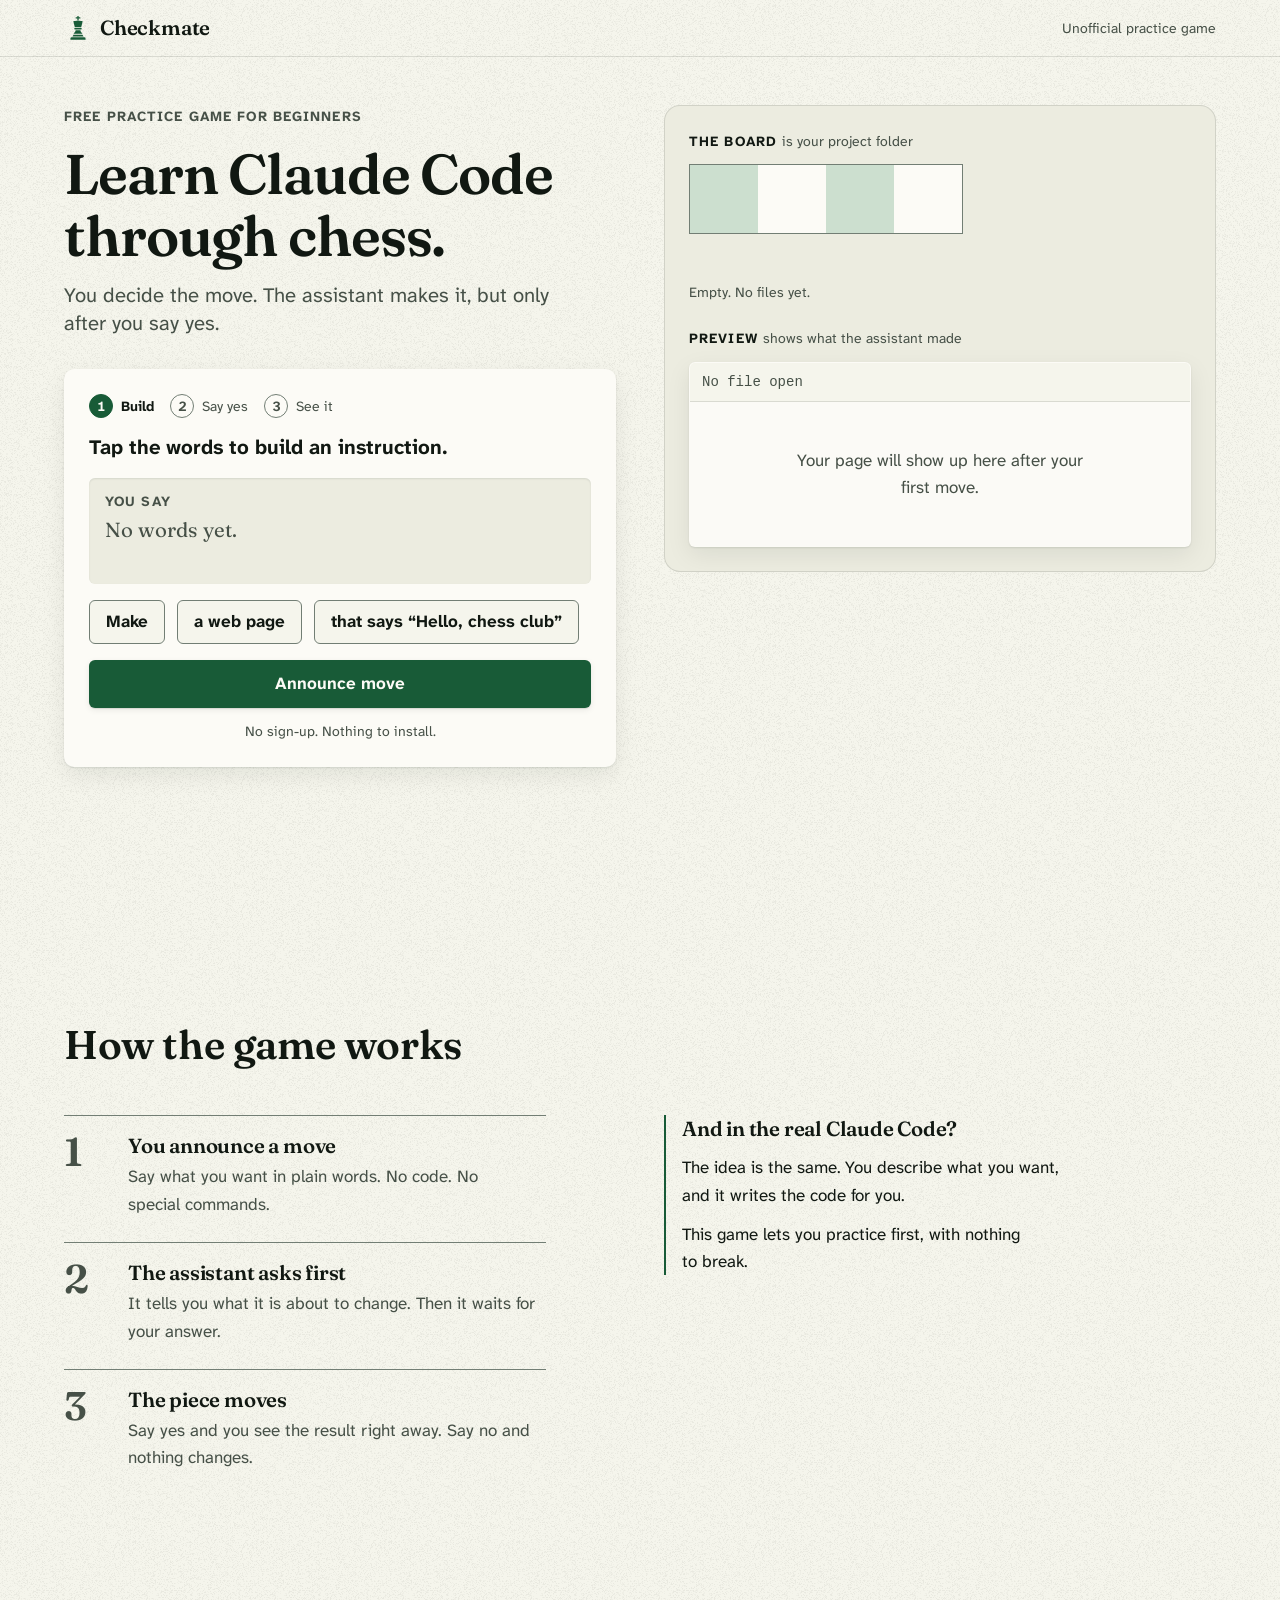
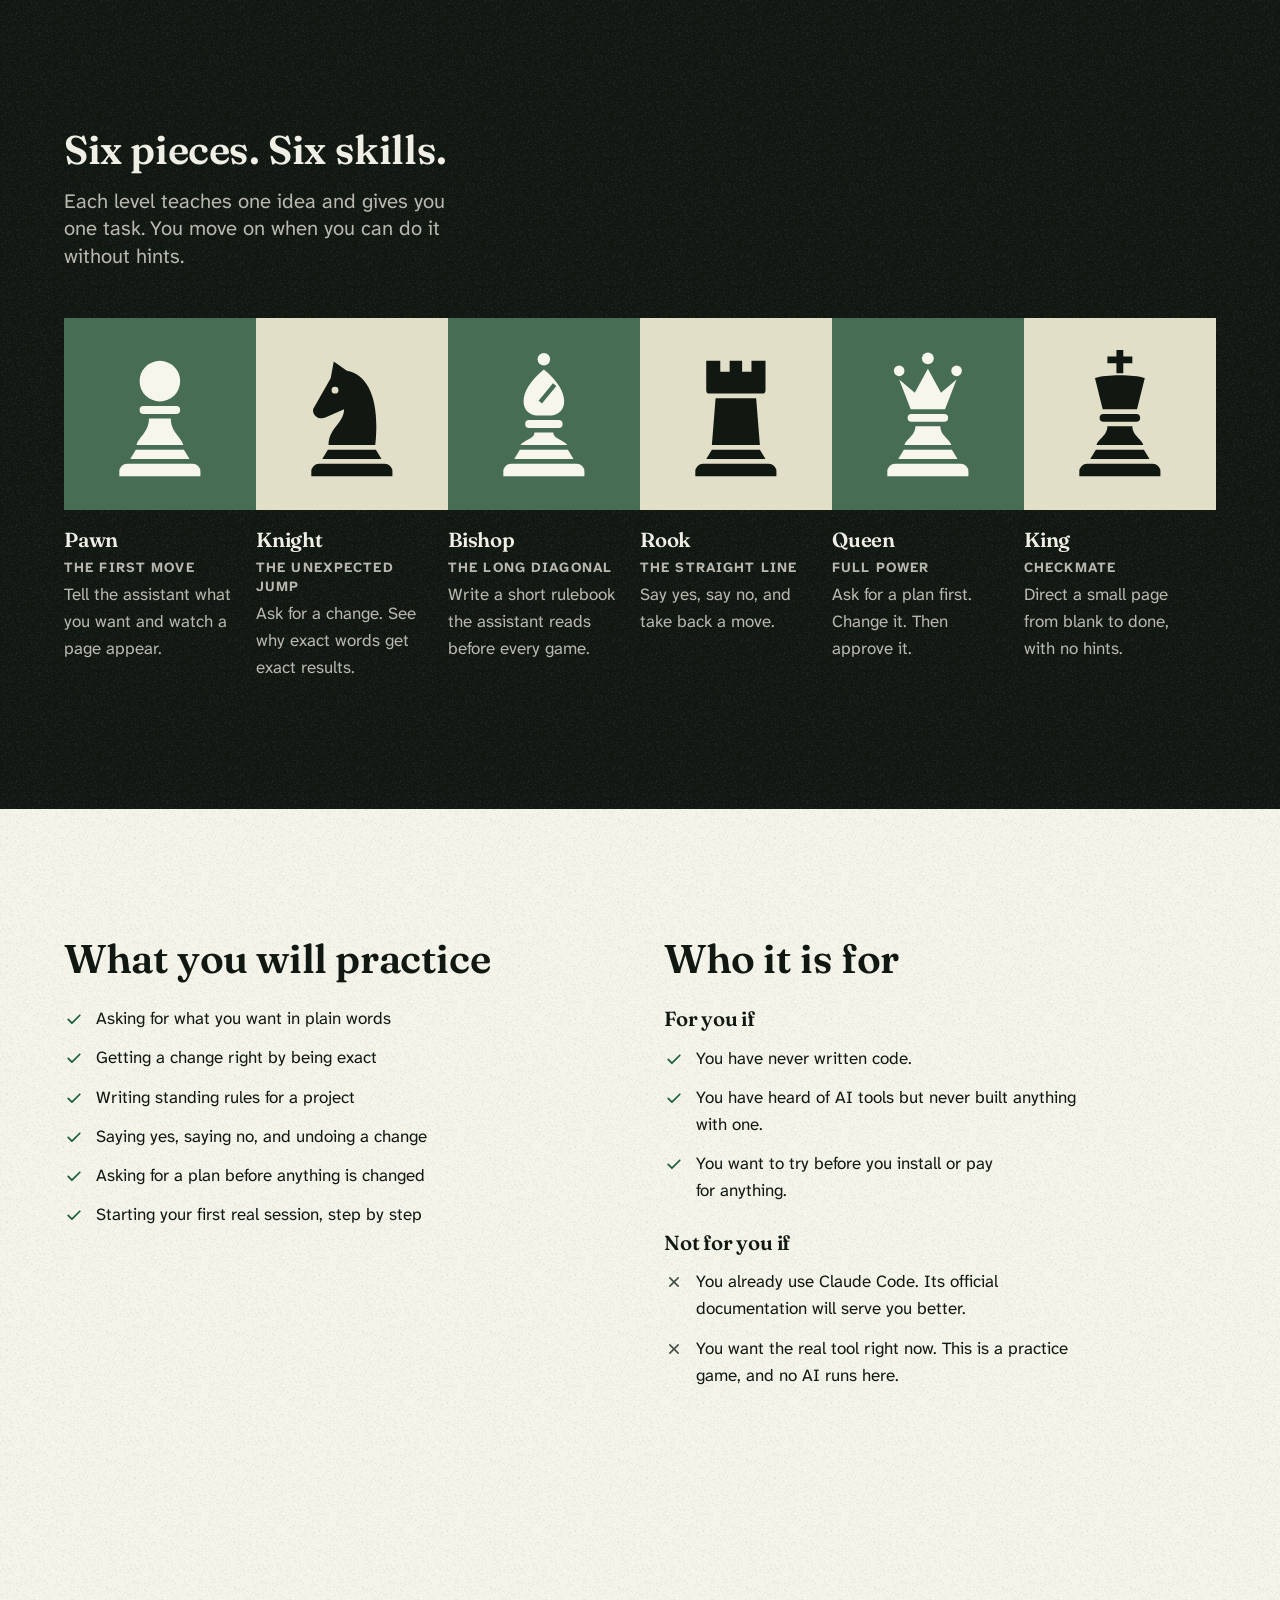
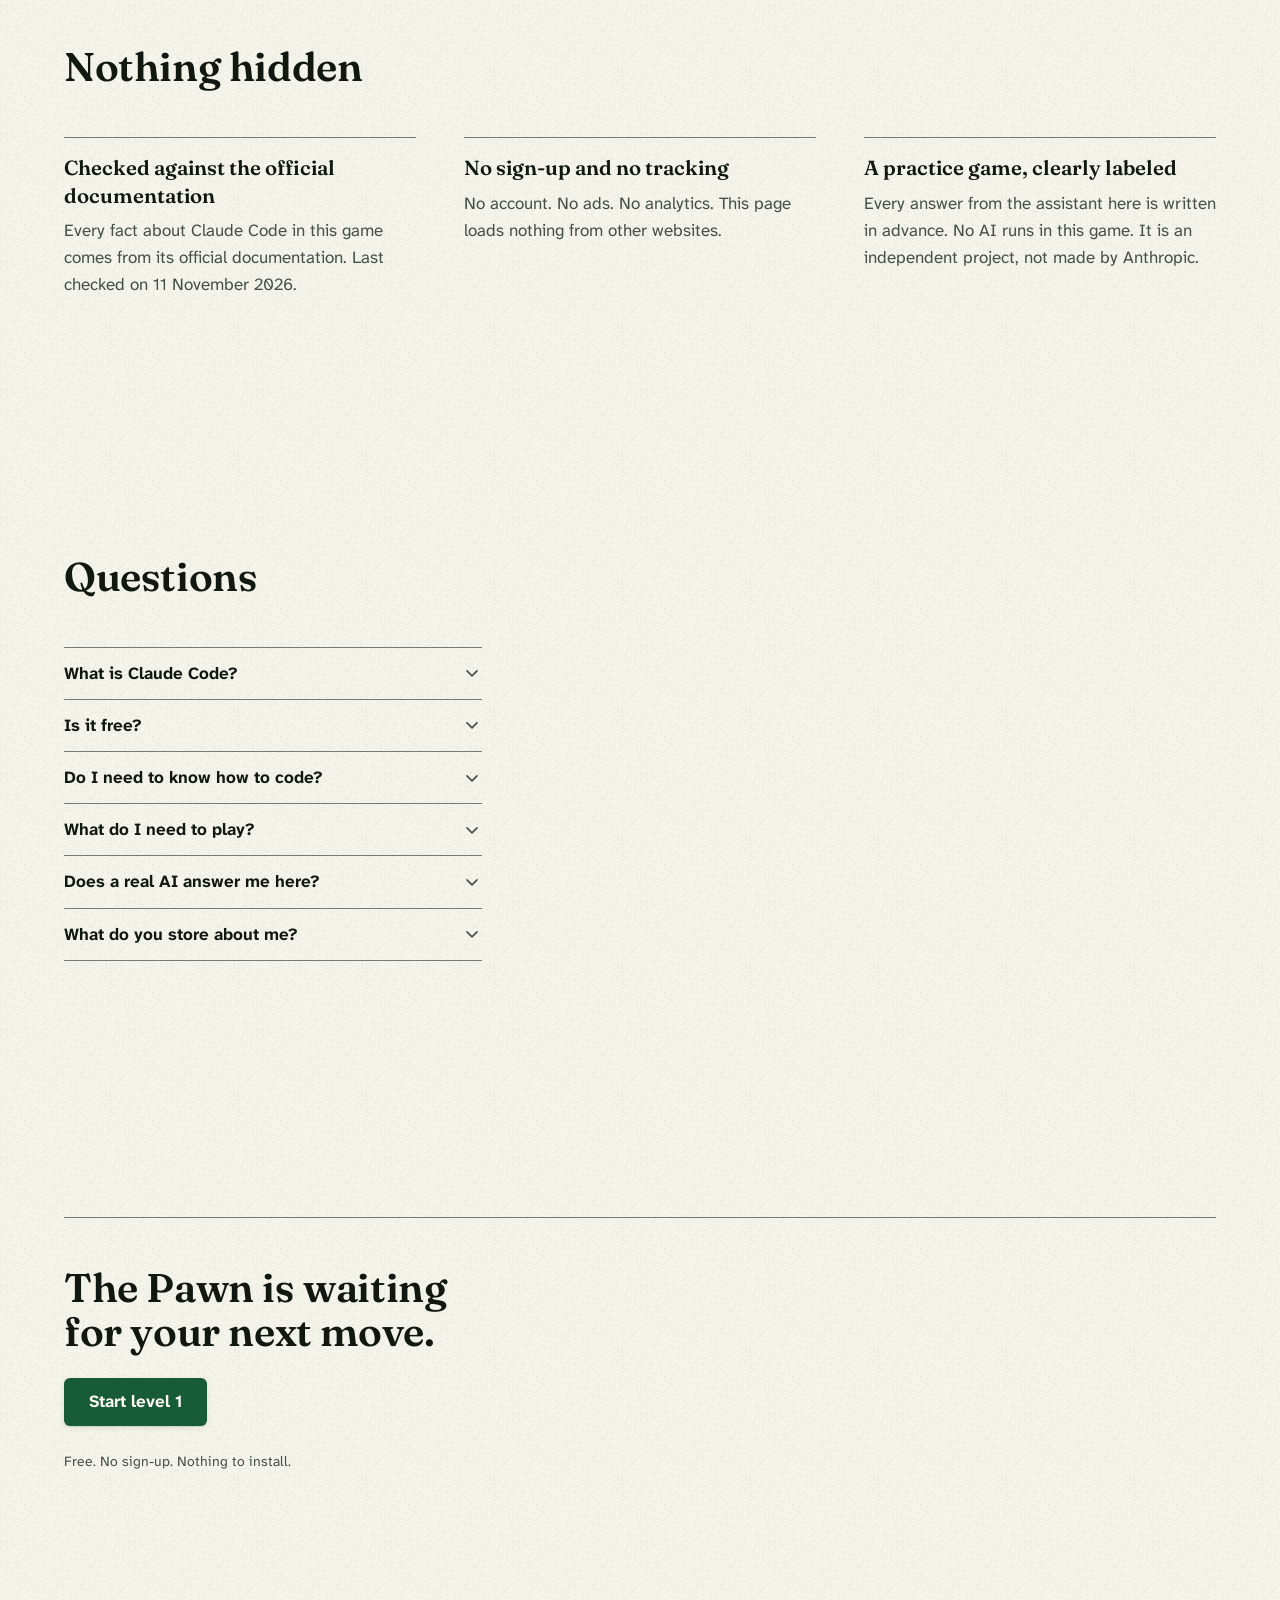
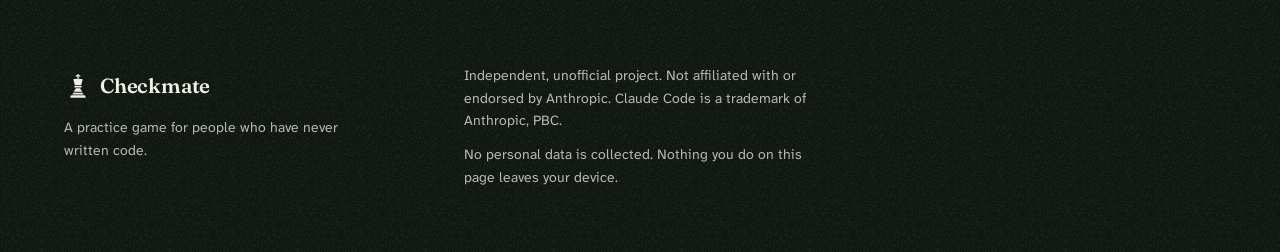
<file: site/index.html>
<!doctype html>
<html lang="en">
<head>
  <meta charset="utf-8">
  <meta name="viewport" content="width=device-width, initial-scale=1, viewport-fit=cover">
  <title>Checkmate — a practice game for learning Claude Code</title>
  <meta name="description" content="Checkmate is a free practice game for complete beginners. Learn to direct Claude Code in six short, chess-themed levels. No sign-up. Nothing to install.">
  <meta name="theme-color" content="#f5f5ec" media="(prefers-color-scheme: light)">
  <meta name="theme-color" content="#151b16" media="(prefers-color-scheme: dark)">
  <link rel="icon" href="assets/img/favicon.svg" type="image/svg+xml">
  <link rel="stylesheet" href="css/tokens.css">
  <link rel="stylesheet" href="css/base.css">
  <link rel="stylesheet" href="css/components.css">
  <link rel="stylesheet" href="css/game.css">
  <link rel="stylesheet" href="css/landing.css">
  <script defer src="content/en.js"></script>
  <script defer src="js/first-win.js"></script>
</head>
<body>
  <a class="skip-link" href="#main">Skip to content</a>

  <!-- Original chess pieces and icons, drawn for this project. Pieces: solid shapes with thin cut lines. Icons: 2px round strokes. -->
  <svg class="sprite" aria-hidden="true" focusable="false" xmlns="http://www.w3.org/2000/svg">
    <symbol id="piece-pawn" viewBox="0 0 48 48">
      <circle cx="24" cy="13.5" r="6.5"/>
      <rect x="17.5" y="21.5" width="13" height="2.5" rx="1.25"/>
      <path d="M20.5 25.5C20.5 30 17 31.5 16.5 34h15C31 31.5 27.5 30 27.5 25.5z"/>
      <path d="M14.5 38.5l1.8-3h15.4l1.8 3z"/>
      <path d="M11 44v-1.5a2.5 2.5 0 0 1 2.5-2.5h21a2.5 2.5 0 0 1 2.5 2.5V44z"/>
    </symbol>
    <symbol id="piece-knight" viewBox="0 0 48 48">
      <path fill-rule="evenodd" d="M16.5 34c0-5.5 5-7 5-11.5l-6 2.7c-1.9.8-4.3-.6-3.9-2.8l5.6-9.8 1-5.4 4.2 3c7.1 1.3 10.6 9.8 9.1 23.8zM18.6 15.3a1.1 1.1 0 1 0 0 2.2a1.1 1.1 0 0 0 0-2.2z"/>
      <path d="M14.5 38.5l1.8-3h15.4l1.8 3z"/>
      <path d="M11 44v-1.5a2.5 2.5 0 0 1 2.5-2.5h21a2.5 2.5 0 0 1 2.5 2.5V44z"/>
    </symbol>
    <symbol id="piece-bishop" viewBox="0 0 48 48">
      <circle cx="24" cy="6.5" r="2"/>
      <path fill-rule="evenodd" d="M24 9.8c4.5 3.7 6.5 7.2 6.5 10.2 0 2.6-1.7 4.2-4 4.5h-5c-2.3-.3-4-1.9-4-4.5 0-3 2-6.5 6.5-10.2zM26.9 14.2l1.1.9-4.6 5.6-1.1-.9z"/>
      <rect x="18" y="26" width="12" height="2.5" rx="1.25"/>
      <path d="M21 30c0 2-3.5 2.5-4.5 4h15c-1-1.5-4.5-2-4.5-4z"/>
      <path d="M14.5 38.5l1.8-3h15.4l1.8 3z"/>
      <path d="M11 44v-1.5a2.5 2.5 0 0 1 2.5-2.5h21a2.5 2.5 0 0 1 2.5 2.5V44z"/>
    </symbol>
    <symbol id="piece-rook" viewBox="0 0 48 48">
      <path d="M14.5 7H19v3.5h3V7h4v3.5h3V7h4.5v9.5a1 1 0 0 1-1 1h-17a1 1 0 0 1-1-1z"/>
      <path d="M17.5 19h13l1.2 15H16.3z"/>
      <path d="M14.5 38.5l1.8-3h15.4l1.8 3z"/>
      <path d="M11 44v-1.5a2.5 2.5 0 0 1 2.5-2.5h21a2.5 2.5 0 0 1 2.5 2.5V44z"/>
    </symbol>
    <symbol id="piece-queen" viewBox="0 0 48 48">
      <circle cx="24" cy="6.2" r="1.9"/>
      <circle cx="14.8" cy="10.2" r="1.7"/>
      <circle cx="33.2" cy="10.2" r="1.7"/>
      <path d="M14.8 13l3.7 9.5h11L33.2 13l-5 4.2L24 9.5l-4.2 7.7z"/>
      <rect x="17.5" y="24" width="13" height="2.5" rx="1.25"/>
      <path d="M20 28c0 3-3 4-3.5 6h15c-.5-2-3.5-3-3.5-6z"/>
      <path d="M14.5 38.5l1.8-3h15.4l1.8 3z"/>
      <path d="M11 44v-1.5a2.5 2.5 0 0 1 2.5-2.5h21a2.5 2.5 0 0 1 2.5 2.5V44z"/>
    </symbol>
    <symbol id="piece-king" viewBox="0 0 48 48">
      <path d="M22.9 3.5h2.2v2.1H28v2.2h-2.9V11h-2.2V7.8H20V5.6h2.9z"/>
      <path d="M16 12.5c3.5-1.2 12.5-1.2 16 0l-2.5 10h-11z"/>
      <rect x="17.5" y="24" width="13" height="2.5" rx="1.25"/>
      <path d="M20 28c0 3-3 4-3.5 6h15c-.5-2-3.5-3-3.5-6z"/>
      <path d="M14.5 38.5l1.8-3h15.4l1.8 3z"/>
      <path d="M11 44v-1.5a2.5 2.5 0 0 1 2.5-2.5h21a2.5 2.5 0 0 1 2.5 2.5V44z"/>
    </symbol>
    <symbol id="icon-check" viewBox="0 0 24 24">
      <path d="M5 12.5l4.5 4.5L19 7.5" fill="none" stroke="currentColor" stroke-width="2" stroke-linecap="round" stroke-linejoin="round"/>
    </symbol>
    <symbol id="icon-cross" viewBox="0 0 24 24">
      <path d="M7 7l10 10M17 7L7 17" fill="none" stroke="currentColor" stroke-width="2" stroke-linecap="round" stroke-linejoin="round"/>
    </symbol>
    <symbol id="icon-chevron" viewBox="0 0 24 24">
      <path d="M6 9.5l6 6 6-6" fill="none" stroke="currentColor" stroke-width="2" stroke-linecap="round" stroke-linejoin="round"/>
    </symbol>
    <symbol id="icon-back" viewBox="0 0 24 24">
      <path d="M19 12H5M11 6l-6 6 6 6" fill="none" stroke="currentColor" stroke-width="2" stroke-linecap="round" stroke-linejoin="round"/>
    </symbol>
    <symbol id="icon-repeat" viewBox="0 0 24 24">
      <path d="M4 12a8 8 0 0 1 13.5-5.8L20 8.5M20 4v4.5h-4.5M20 12a8 8 0 0 1-13.5 5.8L4 15.5M4 20v-4.5h4.5" fill="none" stroke="currentColor" stroke-width="2" stroke-linecap="round" stroke-linejoin="round"/>
    </symbol>
    <symbol id="icon-lock" viewBox="0 0 24 24">
      <path d="M7.5 11V8a4.5 4.5 0 0 1 9 0v3M6.5 11h11a1.5 1.5 0 0 1 1.5 1.5v6a1.5 1.5 0 0 1-1.5 1.5h-11A1.5 1.5 0 0 1 5 18.500v-6A1.5 1.5 0 0 1 6.5 11z" fill="none" stroke="currentColor" stroke-width="2" stroke-linecap="round" stroke-linejoin="round"/>
    </symbol>
  </svg>

  <header class="site-header">
    <div class="container site-header__inner">
      <a class="wordmark" href="index.html" aria-label="Checkmate, home">
        <svg class="wordmark__mark" fill="currentColor" aria-hidden="true" focusable="false"><use href="#piece-king"/></svg>
        <span>Checkmate</span>
      </a>
      <p class="site-header__note">Unofficial practice game</p>
    </div>
  </header>

  <main id="main">
    <section class="hero" aria-labelledby="hero-title">
      <div class="container hero__grid">
        <div class="hero__copy">
          <p class="eyebrow">Free practice game for beginners</p>
          <h1 id="hero-title">Learn Claude Code through chess.</h1>
          <p class="lead">You decide the move. The assistant makes it, but only after you say yes.</p>
        </div>

        <div class="stage card" data-demo>
          <ol class="steps" aria-label="The three steps of your first move">
            <li class="steps__item" data-step="build" aria-current="step"><span class="steps__n" aria-hidden="true">1</span>Build</li>
            <li class="steps__item" data-step="ask"><span class="steps__n" aria-hidden="true">2</span>Say yes</li>
            <li class="steps__item" data-step="done"><span class="steps__n" aria-hidden="true">3</span>See it</li>
          </ol>

          <h2 class="visually-hidden" id="demo-title">Your first move</h2>
          <p class="stage__task" id="demo-task" data-task>Tap the words to build an instruction.</p>

          <div class="say" role="group" aria-labelledby="say-label">
            <span class="label label--muted" id="say-label">You say</span>
            <p class="say__line" data-say data-empty aria-live="polite">No words yet.</p>
          </div>

          <div class="chips" role="group" aria-labelledby="demo-task" data-chips>
            <button type="button" class="chip" aria-pressed="false" data-chip data-slot="action">Make<svg class="chip__check" aria-hidden="true" focusable="false"><use href="#icon-check"/></svg></button>
            <button type="button" class="chip" aria-pressed="false" data-chip data-slot="object">a web page<svg class="chip__check" aria-hidden="true" focusable="false"><use href="#icon-check"/></svg></button>
            <button type="button" class="chip" aria-pressed="false" data-chip data-slot="text" data-value="Hello, chess club">that says “Hello, chess club”<svg class="chip__check" aria-hidden="true" focusable="false"><use href="#icon-check"/></svg></button>
          </div>

          <div class="stage__actions" data-actions>
            <button type="button" class="btn btn--primary btn--block" data-announce>Announce move</button>
            <p class="fine">No sign-up. Nothing to install.</p>
          </div>

          <noscript>
            <p class="stage__noscript">This game needs JavaScript to run. Turn it on in your browser to play. The rest of this page still explains how the game works.</p>
          </noscript>

          <div class="reply" data-reply hidden>
            <span class="label label--muted">The assistant</span>
            <p class="reply__text" data-reply-text></p>
          </div>

          <div class="ask" data-ask role="group" aria-labelledby="ask-title ask-question" tabindex="-1" hidden>
            <p class="label" id="ask-title">The assistant asks</p>
            <p class="ask__question" id="ask-question" data-ask-question></p>
            <p class="ask__change"><span aria-hidden="true">+</span> <code data-ask-file></code> <span>new file</span></p>
            <div class="ask__buttons">
              <button type="button" class="btn btn--primary" data-yes>Yes, go ahead</button>
              <button type="button" class="btn btn--secondary" data-no>No</button>
            </div>
          </div>

          <!-- Screen readers hear every answer here. Always present, so announcements are reliable. -->
          <p class="visually-hidden" role="status" data-live></p>
        </div>

        <div class="table" data-table>
          <figure class="table__part board">
            <figcaption class="label">The board <span class="label__note">is your project folder</span></figcaption>
            <div class="board__rank" aria-hidden="true">
              <span class="sq sq--b"><svg class="piece" data-piece fill="currentColor" focusable="false" hidden><use href="#piece-pawn"/></svg></span>
              <span class="sq sq--a"></span>
              <span class="sq sq--b"></span>
              <span class="sq sq--a"></span>
            </div>
            <div class="board__files" aria-hidden="true"><span data-file-label></span></div>
            <p class="board__status" data-board-status>Empty. No files yet.</p>
          </figure>

          <figure class="table__part preview">
            <figcaption class="label">Preview <span class="label__note">shows what the assistant made</span></figcaption>
            <div class="preview__window">
              <p class="preview__bar" data-preview-bar>No file open</p>
              <div class="preview__page">
                <p class="preview__empty" data-preview-empty>Your page will show up here after your first move.</p>
                <p class="preview__heading" data-preview-heading hidden></p>
              </div>
            </div>
          </figure>

          <div class="win" data-win role="group" aria-labelledby="win-title" tabindex="-1" hidden>
            <svg class="win__mark" aria-hidden="true" focusable="false"><use href="#icon-check"/></svg>
            <h2 class="win__title" id="win-title">Your first move is on the board.</h2>
            <p>You said what you wanted in plain words. The assistant asked before it changed anything. You said yes.</p>
            <p class="win__terms">Two new words. The instruction you gave is called a <strong>prompt</strong>. The thing the assistant made is called a <strong>file</strong>.</p>
            <div class="win__actions">
              <a class="btn btn--primary" href="play.html#1">Start level 1</a>
              <button type="button" class="btn btn--text" data-reset>Play that move again</button>
            </div>
          </div>
        </div>
      </div>
    </section>

    <section class="section how" aria-labelledby="how-title">
      <div class="container">
        <div class="section__head">
          <h2 id="how-title">How the game works</h2>
        </div>
        <div class="grid">
          <ol class="how__steps col-6">
            <li class="how__step">
              <span class="how__n" aria-hidden="true">1</span>
              <h3>You announce a move</h3>
              <p>Say what you want in plain words. No code. No special commands.</p>
            </li>
            <li class="how__step">
              <span class="how__n" aria-hidden="true">2</span>
              <h3>The assistant asks first</h3>
              <p>It tells you what it is about to change. Then it waits for your answer.</p>
            </li>
            <li class="how__step">
              <span class="how__n" aria-hidden="true">3</span>
              <h3>The piece moves</h3>
              <p>Say yes and you see the result right away. Say no and nothing changes.</p>
            </li>
          </ol>
          <div class="how__real col-6">
            <h3>And in the real Claude Code?</h3>
            <p>The idea is the same. You describe what you want, and it writes the code for you.</p>
            <p>This game lets you practice first, with nothing to break.</p>
          </div>
        </div>
      </div>
    </section>

    <section class="section levels band" aria-labelledby="levels-title">
      <div class="container">
        <div class="section__head">
          <h2 id="levels-title">Six pieces. Six skills.</h2>
          <p class="section__lead">Each level teaches one idea and gives you one task. You move on when you can do it without hints.</p>
        </div>
        <ol class="rank">
          <li class="rank__item">
            <span class="rank__sq sq sq--dark"><svg class="piece" fill="currentColor" aria-hidden="true" focusable="false"><use href="#piece-pawn"/></svg></span>
            <div class="rank__text">
              <h3 class="rank__name">Pawn <span class="rank__move">The first move</span></h3>
              <p>Tell the assistant what you want and watch a page appear.</p>
            </div>
          </li>
          <li class="rank__item">
            <span class="rank__sq sq sq--light"><svg class="piece" fill="currentColor" aria-hidden="true" focusable="false"><use href="#piece-knight"/></svg></span>
            <div class="rank__text">
              <h3 class="rank__name">Knight <span class="rank__move">The unexpected jump</span></h3>
              <p>Ask for a change. See why exact words get exact results.</p>
            </div>
          </li>
          <li class="rank__item">
            <span class="rank__sq sq sq--dark"><svg class="piece" fill="currentColor" aria-hidden="true" focusable="false"><use href="#piece-bishop"/></svg></span>
            <div class="rank__text">
              <h3 class="rank__name">Bishop <span class="rank__move">The long diagonal</span></h3>
              <p>Write a short rulebook the assistant reads before every game.</p>
            </div>
          </li>
          <li class="rank__item">
            <span class="rank__sq sq sq--light"><svg class="piece" fill="currentColor" aria-hidden="true" focusable="false"><use href="#piece-rook"/></svg></span>
            <div class="rank__text">
              <h3 class="rank__name">Rook <span class="rank__move">The straight line</span></h3>
              <p>Say yes, say no, and take back a move.</p>
            </div>
          </li>
          <li class="rank__item">
            <span class="rank__sq sq sq--dark"><svg class="piece" fill="currentColor" aria-hidden="true" focusable="false"><use href="#piece-queen"/></svg></span>
            <div class="rank__text">
              <h3 class="rank__name">Queen <span class="rank__move">Full power</span></h3>
              <p>Ask for a plan first. Change it. Then approve it.</p>
            </div>
          </li>
          <li class="rank__item">
            <span class="rank__sq sq sq--light"><svg class="piece" fill="currentColor" aria-hidden="true" focusable="false"><use href="#piece-king"/></svg></span>
            <div class="rank__text">
              <h3 class="rank__name">King <span class="rank__move">Checkmate</span></h3>
              <p>Direct a small page from blank to done, with no hints.</p>
            </div>
          </li>
        </ol>
      </div>
    </section>

    <section class="section fit" aria-labelledby="practice-title">
      <div class="container grid">
        <div class="fit__col col-6">
          <h2 id="practice-title">What you will practice</h2>
          <ul class="ticks">
            <li><svg aria-hidden="true" focusable="false"><use href="#icon-check"/></svg>Asking for what you want in plain words</li>
            <li><svg aria-hidden="true" focusable="false"><use href="#icon-check"/></svg>Getting a change right by being exact</li>
            <li><svg aria-hidden="true" focusable="false"><use href="#icon-check"/></svg>Writing standing rules for a project</li>
            <li><svg aria-hidden="true" focusable="false"><use href="#icon-check"/></svg>Saying yes, saying no, and undoing a change</li>
            <li><svg aria-hidden="true" focusable="false"><use href="#icon-check"/></svg>Asking for a plan before anything is changed</li>
            <li><svg aria-hidden="true" focusable="false"><use href="#icon-check"/></svg>Starting your first real session, step by step</li>
          </ul>
        </div>
        <div class="fit__col col-6">
          <h2>Who it is for</h2>
          <div class="fit__group">
            <h3>For you if</h3>
            <ul class="ticks">
              <li><svg aria-hidden="true" focusable="false"><use href="#icon-check"/></svg>You have never written code.</li>
              <li><svg aria-hidden="true" focusable="false"><use href="#icon-check"/></svg>You have heard of AI tools but never built anything with one.</li>
              <li><svg aria-hidden="true" focusable="false"><use href="#icon-check"/></svg>You want to try before you install or pay for anything.</li>
            </ul>
          </div>
          <div class="fit__group fit__group--no">
            <h3>Not for you if</h3>
            <ul class="ticks">
              <li><svg aria-hidden="true" focusable="false"><use href="#icon-cross"/></svg>You already use Claude Code. Its official documentation will serve you better.</li>
              <li><svg aria-hidden="true" focusable="false"><use href="#icon-cross"/></svg>You want the real tool right now. This is a practice game, and no AI runs here.</li>
            </ul>
          </div>
        </div>
      </div>
    </section>

    <section class="section proof" aria-labelledby="proof-title">
      <div class="container">
        <div class="section__head">
          <h2 id="proof-title">Nothing hidden</h2>
        </div>
        <dl class="facts">
          <div class="facts__item">
            <dt>Checked against the official documentation</dt>
            <dd>Every fact about Claude Code in this game comes from its official documentation. Last checked on <time datetime="2026-11-11" data-checked-on>11 November 2026</time>.</dd>
          </div>
          <div class="facts__item">
            <dt>No sign-up and no tracking</dt>
            <dd>No account. No ads. No analytics. This page loads nothing from other websites.</dd>
          </div>
          <div class="facts__item">
            <dt>A practice game, clearly labeled</dt>
            <dd>Every answer from the assistant here is written in advance. No AI runs in this game. It is an independent project, not made by Anthropic.</dd>
          </div>
        </dl>
      </div>
    </section>

    <section class="section faq" aria-labelledby="faq-title">
      <div class="container">
        <div class="section__head">
          <h2 id="faq-title">Questions</h2>
        </div>
        <div class="faq__list">
          <details class="faq__item">
            <summary class="faq__q">What is Claude Code?<svg aria-hidden="true" focusable="false"><use href="#icon-chevron"/></svg></summary>
            <div class="faq__a">
              <p>Claude Code is a tool made by Anthropic. You tell it what you want in plain words, and it writes the code for you.</p>
              <p>This game is not Claude Code. It is a safe place to practice how to work with it.</p>
            </div>
          </details>
          <details class="faq__item">
            <summary class="faq__q">Is it free?<svg aria-hidden="true" focusable="false"><use href="#icon-chevron"/></svg></summary>
            <div class="faq__a">
              <p>The game is free and has no sign-up.</p>
              <p>The real Claude Code is a paid product. Anthropic’s website lists what you need to use it.</p>
            </div>
          </details>
          <details class="faq__item">
            <summary class="faq__q">Do I need to know how to code?<svg aria-hidden="true" focusable="false"><use href="#icon-chevron"/></svg></summary>
            <div class="faq__a">
              <p>No. The game starts from zero. Every new word is explained at the moment you need it.</p>
            </div>
          </details>
          <details class="faq__item">
            <summary class="faq__q">What do I need to play?<svg aria-hidden="true" focusable="false"><use href="#icon-chevron"/></svg></summary>
            <div class="faq__a">
              <p>A phone, a tablet or a computer with a web browser.</p>
              <p>To use the real Claude Code later, you will need a computer.</p>
            </div>
          </details>
          <details class="faq__item">
            <summary class="faq__q">Does a real AI answer me here?<svg aria-hidden="true" focusable="false"><use href="#icon-chevron"/></svg></summary>
            <div class="faq__a">
              <p>No. Every answer in this game is written in advance. That keeps the game free, private and the same for everyone.</p>
            </div>
          </details>
          <details class="faq__item">
            <summary class="faq__q">What do you store about me?<svg aria-hidden="true" focusable="false"><use href="#icon-chevron"/></svg></summary>
            <div class="faq__a">
              <p>Nothing about you. The game saves which steps you have finished, and only inside your own browser. Nothing is sent anywhere.</p>
              <p>You can erase it at any time with “Reset progress” on the level map.</p>
            </div>
          </details>
        </div>
      </div>
    </section>

    <section class="section final" aria-labelledby="final-title">
      <div class="container">
        <div class="final__inner">
          <h2 id="final-title">The Pawn is waiting for your next move.</h2>
          <a class="btn btn--primary" href="play.html#1">Start level 1</a>
          <p class="fine">Free. No sign-up. Nothing to install.</p>
        </div>
      </div>
    </section>
  </main>

  <footer class="site-footer band">
    <div class="container grid">
      <div class="site-footer__brand col-4">
        <p class="wordmark"><svg class="wordmark__mark" fill="currentColor" aria-hidden="true" focusable="false"><use href="#piece-king"/></svg><span>Checkmate</span></p>
        <p class="fine">A practice game for people who have never written code.</p>
      </div>
      <div class="site-footer__legal col-8">
        <p>Independent, unofficial project. Not affiliated with or endorsed by Anthropic. Claude Code is a trademark of Anthropic, PBC.</p>
        <p>No personal data is collected. Nothing you do on this page leaves your device.</p>
      </div>
    </div>
  </footer>
</body>
</html>
</file>
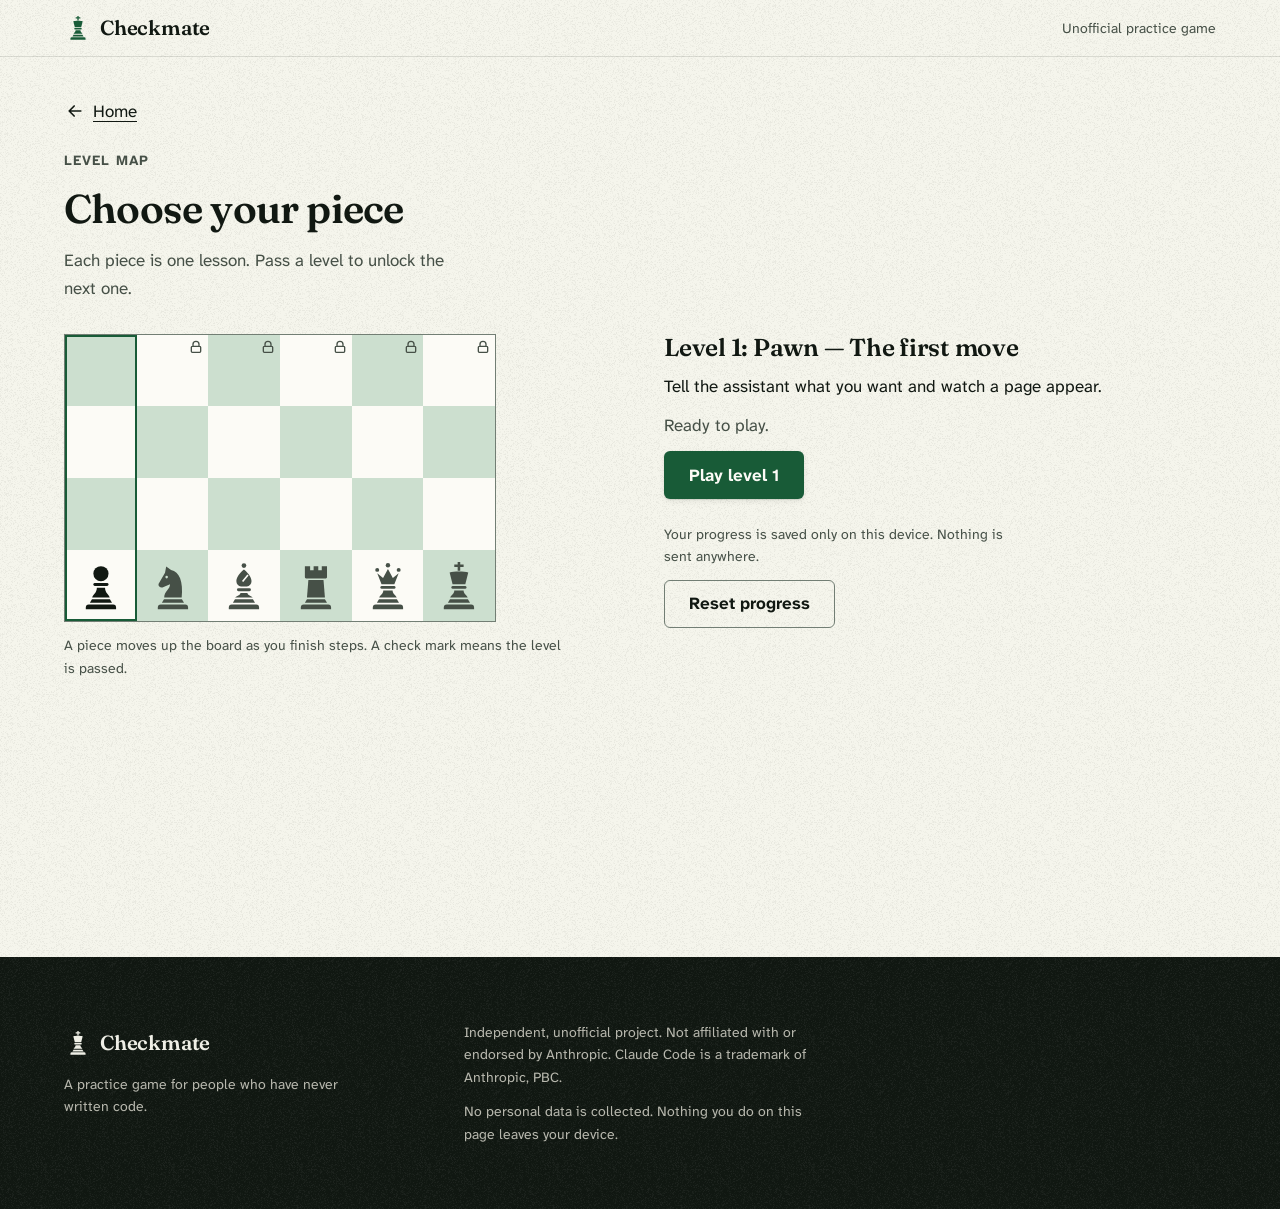
<file: site/play.html>
<!doctype html>
<html lang="en">
<head>
  <meta charset="utf-8">
  <meta name="viewport" content="width=device-width, initial-scale=1, viewport-fit=cover">
  <title>Play — Checkmate</title>
  <meta name="description" content="Play Checkmate, a practice game for learning Claude Code. Six levels, one chess piece each.">
  <meta name="theme-color" content="#f5f5ec" media="(prefers-color-scheme: light)">
  <meta name="theme-color" content="#151b16" media="(prefers-color-scheme: dark)">
  <link rel="icon" href="assets/img/favicon.svg" type="image/svg+xml">
  <link rel="stylesheet" href="css/tokens.css">
  <link rel="stylesheet" href="css/base.css">
  <link rel="stylesheet" href="css/components.css">
  <link rel="stylesheet" href="css/game.css">
  <link rel="stylesheet" href="css/play.css">
  <script defer src="content/en.js"></script>
  <script defer src="js/engine.js"></script>
  <script defer src="js/play.js"></script>
</head>
<body>
  <a class="skip-link" href="#main">Skip to content</a>

  <!-- Original chess pieces and icons, drawn for this project. Pieces: solid shapes with thin cut lines. Icons: 2px round strokes. -->
  <svg class="sprite" aria-hidden="true" focusable="false" xmlns="http://www.w3.org/2000/svg">
    <symbol id="piece-pawn" viewBox="0 0 48 48">
      <circle cx="24" cy="13.5" r="6.5"/>
      <rect x="17.5" y="21.5" width="13" height="2.5" rx="1.25"/>
      <path d="M20.5 25.5C20.5 30 17 31.5 16.5 34h15C31 31.5 27.5 30 27.5 25.5z"/>
      <path d="M14.5 38.5l1.8-3h15.4l1.8 3z"/>
      <path d="M11 44v-1.5a2.5 2.5 0 0 1 2.5-2.5h21a2.5 2.5 0 0 1 2.5 2.5V44z"/>
    </symbol>
    <symbol id="piece-knight" viewBox="0 0 48 48">
      <path fill-rule="evenodd" d="M16.5 34c0-5.5 5-7 5-11.5l-6 2.7c-1.9.8-4.3-.6-3.9-2.8l5.6-9.8 1-5.4 4.2 3c7.1 1.3 10.6 9.8 9.1 23.8zM18.6 15.3a1.1 1.1 0 1 0 0 2.2a1.1 1.1 0 0 0 0-2.2z"/>
      <path d="M14.5 38.5l1.8-3h15.4l1.8 3z"/>
      <path d="M11 44v-1.5a2.5 2.5 0 0 1 2.5-2.5h21a2.5 2.5 0 0 1 2.5 2.5V44z"/>
    </symbol>
    <symbol id="piece-bishop" viewBox="0 0 48 48">
      <circle cx="24" cy="6.5" r="2"/>
      <path fill-rule="evenodd" d="M24 9.8c4.5 3.7 6.5 7.2 6.5 10.2 0 2.6-1.7 4.2-4 4.5h-5c-2.3-.3-4-1.9-4-4.5 0-3 2-6.5 6.5-10.2zM26.9 14.2l1.1.9-4.6 5.6-1.1-.9z"/>
      <rect x="18" y="26" width="12" height="2.5" rx="1.25"/>
      <path d="M21 30c0 2-3.5 2.5-4.5 4h15c-1-1.5-4.5-2-4.5-4z"/>
      <path d="M14.5 38.5l1.8-3h15.4l1.8 3z"/>
      <path d="M11 44v-1.5a2.5 2.5 0 0 1 2.5-2.5h21a2.5 2.5 0 0 1 2.5 2.5V44z"/>
    </symbol>
    <symbol id="piece-rook" viewBox="0 0 48 48">
      <path d="M14.5 7H19v3.5h3V7h4v3.5h3V7h4.5v9.5a1 1 0 0 1-1 1h-17a1 1 0 0 1-1-1z"/>
      <path d="M17.5 19h13l1.2 15H16.3z"/>
      <path d="M14.5 38.5l1.8-3h15.4l1.8 3z"/>
      <path d="M11 44v-1.5a2.5 2.5 0 0 1 2.5-2.5h21a2.5 2.5 0 0 1 2.5 2.5V44z"/>
    </symbol>
    <symbol id="piece-queen" viewBox="0 0 48 48">
      <circle cx="24" cy="6.2" r="1.9"/>
      <circle cx="14.8" cy="10.2" r="1.7"/>
      <circle cx="33.2" cy="10.2" r="1.7"/>
      <path d="M14.8 13l3.7 9.5h11L33.2 13l-5 4.2L24 9.5l-4.2 7.7z"/>
      <rect x="17.5" y="24" width="13" height="2.5" rx="1.25"/>
      <path d="M20 28c0 3-3 4-3.5 6h15c-.5-2-3.5-3-3.5-6z"/>
      <path d="M14.5 38.5l1.8-3h15.4l1.8 3z"/>
      <path d="M11 44v-1.5a2.5 2.5 0 0 1 2.5-2.5h21a2.5 2.5 0 0 1 2.5 2.5V44z"/>
    </symbol>
    <symbol id="piece-king" viewBox="0 0 48 48">
      <path d="M22.9 3.5h2.2v2.1H28v2.2h-2.9V11h-2.2V7.8H20V5.6h2.9z"/>
      <path d="M16 12.5c3.5-1.2 12.5-1.2 16 0l-2.5 10h-11z"/>
      <rect x="17.5" y="24" width="13" height="2.5" rx="1.25"/>
      <path d="M20 28c0 3-3 4-3.5 6h15c-.5-2-3.5-3-3.5-6z"/>
      <path d="M14.5 38.5l1.8-3h15.4l1.8 3z"/>
      <path d="M11 44v-1.5a2.5 2.5 0 0 1 2.5-2.5h21a2.5 2.5 0 0 1 2.5 2.5V44z"/>
    </symbol>
    <symbol id="icon-check" viewBox="0 0 24 24">
      <path d="M5 12.5l4.5 4.5L19 7.5" fill="none" stroke="currentColor" stroke-width="2" stroke-linecap="round" stroke-linejoin="round"/>
    </symbol>
    <symbol id="icon-cross" viewBox="0 0 24 24">
      <path d="M7 7l10 10M17 7L7 17" fill="none" stroke="currentColor" stroke-width="2" stroke-linecap="round" stroke-linejoin="round"/>
    </symbol>
    <symbol id="icon-chevron" viewBox="0 0 24 24">
      <path d="M6 9.5l6 6 6-6" fill="none" stroke="currentColor" stroke-width="2" stroke-linecap="round" stroke-linejoin="round"/>
    </symbol>
    <symbol id="icon-back" viewBox="0 0 24 24">
      <path d="M19 12H5M11 6l-6 6 6 6" fill="none" stroke="currentColor" stroke-width="2" stroke-linecap="round" stroke-linejoin="round"/>
    </symbol>
    <symbol id="icon-repeat" viewBox="0 0 24 24">
      <path d="M4 12a8 8 0 0 1 13.5-5.8L20 8.5M20 4v4.5h-4.5M20 12a8 8 0 0 1-13.5 5.8L4 15.5M4 20v-4.5h4.5" fill="none" stroke="currentColor" stroke-width="2" stroke-linecap="round" stroke-linejoin="round"/>
    </symbol>
    <symbol id="icon-lock" viewBox="0 0 24 24">
      <path d="M7.5 11V8a4.5 4.5 0 0 1 9 0v3M6.5 11h11a1.5 1.5 0 0 1 1.5 1.5v6a1.5 1.5 0 0 1-1.5 1.5h-11A1.5 1.5 0 0 1 5 18.500v-6A1.5 1.5 0 0 1 6.5 11z" fill="none" stroke="currentColor" stroke-width="2" stroke-linecap="round" stroke-linejoin="round"/>
    </symbol>
  </svg>

  <header class="site-header">
    <div class="container site-header__inner">
      <a class="wordmark" href="index.html" aria-label="Checkmate, home">
        <svg class="wordmark__mark" fill="currentColor" aria-hidden="true" focusable="false"><use href="#piece-king"/></svg>
        <span>Checkmate</span>
      </a>
      <p class="site-header__note">Unofficial practice game</p>
    </div>
  </header>

  <main id="main" class="play">
    <div class="container">
      <div class="play__head">
        <a class="btn btn--text play__back" href="index.html" data-back><svg aria-hidden="true" focusable="false"><use href="#icon-back"/></svg><span data-back-text>Home</span></a>
        <p class="eyebrow" data-eyebrow>Level map</p>
        <h1 class="play__title" id="play-title" data-title tabindex="-1">Choose your piece</h1>
        <p class="play__lead" data-lead>Each piece is one lesson. Pass a level to unlock the next one.</p>
      </div>

      <noscript>
        <p class="play__noscript">This game needs JavaScript to run. Turn it on in your browser to play.</p>
      </noscript>

      <!-- Level map -->
      <section data-view="map" hidden aria-label="Level map">
        <div class="grid">
          <div class="mapview__board col-6">
            <div class="map" data-map></div>
            <p class="fine" data-map-key></p>
          </div>
          <div class="mapview__side col-6">
            <div class="levelcard" data-levelcard>
              <h2 class="levelcard__title" data-card-title></h2>
              <p data-card-blurb></p>
              <p class="levelcard__status" data-card-status></p>
              <a class="btn btn--primary" data-card-play href="#1"></a>
              <a class="btn btn--secondary" data-done-link href="#done" hidden></a>
            </div>
            <div class="notice">
              <p class="fine" data-privacy></p>
              <p class="fine" data-storage-warning hidden></p>
              <div class="notice__row" data-reset-row>
                <button type="button" class="btn btn--secondary" data-reset-open></button>
              </div>
              <div class="notice" data-reset-ask hidden role="group" aria-labelledby="reset-question">
                <p id="reset-question" data-reset-question></p>
                <div class="notice__row">
                  <button type="button" class="btn btn--secondary" data-reset-yes></button>
                  <button type="button" class="btn btn--text" data-reset-no></button>
                </div>
              </div>
              <p role="status" data-reset-done></p>
            </div>
          </div>
        </div>
      </section>

      <!-- The end: the completion card and the first-real-session checklist -->
      <section data-view="finale" hidden aria-label="The end">
        <div data-finale></div>
      </section>

      <!-- One level -->
      <section data-view="level" hidden aria-label="Level">
        <div class="grid">
          <div class="stage card levelview__stage col-7" data-stage>
            <h2 class="visually-hidden">Your move</h2>
            <div class="stage__top">
              <p class="label label--muted" data-stepline></p>
              <div class="track" data-track aria-hidden="true"></div>
              <p class="fine" data-nextline></p>
            </div>

            <p class="stage__context" data-context></p>
            <p class="stage__task" id="lv-task" data-task></p>

            <div class="capstone" data-capstone hidden>
              <div class="goals">
                <p class="label label--muted" id="lv-goals-label" data-goals-label></p>
                <ul class="goals__list" aria-labelledby="lv-goals-label" data-goals-list></ul>
                <p class="fine" role="status" data-goals-progress></p>
              </div>
              <div class="modes" role="group" aria-labelledby="lv-mode-label">
                <span class="label label--muted" id="lv-mode-label" data-mode-label></span>
                <div class="chips" data-mode-chips></div>
              </div>
            </div>

            <div class="stage__build" data-build>
              <div class="say" role="group" aria-labelledby="lv-say-label">
                <span class="label label--muted" id="lv-say-label" data-say-label></span>
                <p class="say__line" data-say data-empty aria-live="polite"></p>
              </div>
              <div class="groups" data-groups></div>
            </div>

            <p class="label label--muted" data-review-line hidden></p>

            <div class="stage__type" data-type hidden>
              <label class="label label--muted" for="lv-input" data-type-label></label>
              <textarea class="field" id="lv-input" data-input rows="2" autocomplete="off" autocapitalize="sentences" spellcheck="false"></textarea>
              <p class="fine" data-type-help></p>
              <div class="kinds" data-kinds hidden>
                <p class="label label--muted" id="lv-kinds-label" data-kinds-label></p>
                <ul class="kinds__list" aria-labelledby="lv-kinds-label" data-kinds-list></ul>
              </div>
            </div>

            <div class="stage__actions" data-actions>
              <button type="button" class="btn btn--primary btn--block" data-announce></button>
              <button type="button" class="btn btn--secondary btn--block" data-hint-button></button>
            </div>

            <div class="hint" data-hint role="group" aria-labelledby="lv-hint-label" hidden>
              <span class="label label--muted" id="lv-hint-label" data-hint-label></span>
              <p class="hint__text" data-hint-text></p>
              <p class="hint__note" data-hint-note></p>
            </div>

            <div class="reply" data-reply hidden>
              <span class="label label--muted" data-reply-who></span>
              <p class="reply__text" data-reply-text></p>
            </div>

            <div class="stuck" data-stuck role="group" aria-labelledby="lv-stuck-title" hidden>
              <p class="label" id="lv-stuck-title" data-stuck-title></p>
              <p data-stuck-text></p>
              <div class="stuck__buttons">
                <button type="button" class="btn btn--secondary" data-stuck-example></button>
                <button type="button" class="btn btn--secondary" data-stuck-restart></button>
              </div>
            </div>

            <div class="plan" data-plan hidden>
              <p class="label" data-plan-title></p>
              <ol class="plan__list" data-plan-list></ol>
            </div>

            <div class="ask" data-ask role="group" aria-labelledby="lv-ask-title lv-ask-question" tabindex="-1" hidden>
              <p class="label" id="lv-ask-title" data-ask-title></p>
              <p class="ask__question" id="lv-ask-question" data-ask-question></p>
              <p class="ask__change" data-ask-change><span aria-hidden="true" data-ask-mark>+</span> <code data-ask-file></code> <span data-ask-kind></span></p>
              <div class="ask__buttons">
                <button type="button" class="btn btn--primary" data-yes></button>
                <button type="button" class="btn btn--secondary" data-no></button>
              </div>
            </div>

            <div class="verdict" data-verdict role="group" aria-labelledby="lv-verdict-text" tabindex="-1" hidden>
              <p class="verdict__line"><svg class="verdict__mark" aria-hidden="true" focusable="false"><use href="#icon-check"/></svg><span id="lv-verdict-text" data-verdict-text></span></p>
              <button type="button" class="btn btn--primary" data-verdict-next></button>
            </div>

            <div class="question" data-question hidden>
              <div class="options" role="group" aria-labelledby="lv-task" data-options></div>
              <p class="reply__text" data-question-feedback role="status"></p>
            </div>

            <div class="recap" data-recap role="group" aria-labelledby="lv-recap-title" tabindex="-1" hidden>
              <div class="win__mark-row"><svg class="win__mark" aria-hidden="true" focusable="false"><use href="#icon-check"/></svg></div>
              <h2 class="recap__title" id="lv-recap-title" data-recap-title></h2>
              <div class="recap__block">
                <p class="label label--muted" data-recap-concept-label></p>
                <p class="recap__concept" data-recap-concept></p>
              </div>
              <dl class="recap__facts" data-recap-items></dl>
              <div class="recap__block">
                <p class="label label--muted" data-recap-real-label></p>
                <p data-recap-real></p>
              </div>
              <div class="recap__block">
                <p class="label label--muted" data-recap-next-label></p>
                <p class="recap__next" data-recap-next></p>
              </div>
              <div class="win__actions">
                <a class="btn btn--primary" href="#done" data-recap-done hidden></a>
                <a class="btn btn--primary" href="#map" data-recap-map></a>
              </div>
            </div>

            <p class="visually-hidden" role="status" data-live></p>
          </div>

          <div class="table levelview__table col-5" data-table>
            <figure class="table__part board">
              <figcaption class="label"><span data-board-label></span> <span class="label__note" data-board-note></span></figcaption>
              <div class="board__rank" aria-hidden="true" data-board></div>
              <p class="board__status" data-board-status></p>
            </figure>
            <figure class="table__part preview">
              <figcaption class="label"><span data-preview-label></span> <span class="label__note" data-preview-note></span></figcaption>
              <div class="compare" data-compare role="group" aria-labelledby="lv-compare-label" hidden>
                <span class="visually-hidden" id="lv-compare-label" data-compare-label></span>
                <button type="button" class="chip" aria-pressed="false" data-compare-before></button>
                <button type="button" class="chip" aria-pressed="true" data-compare-after></button>
              </div>
              <div class="preview__window">
                <p class="preview__bar" data-preview-bar></p>
                <div class="preview__page" data-preview-page>
                  <p class="preview__empty" data-preview-empty></p>
                  <div class="preview__site" data-preview-site hidden>
                    <p class="preview__heading" data-preview-heading></p>
                    <p class="preview__footer" data-preview-footer hidden></p>
                  </div>
                  <p class="preview__note" data-preview-text hidden></p>
                </div>
              </div>
            </figure>
          </div>
        </div>
      </section>
    </div>
  </main>

  <footer class="site-footer band">
    <div class="container grid">
      <div class="site-footer__brand col-4">
        <p class="wordmark"><svg class="wordmark__mark" fill="currentColor" aria-hidden="true" focusable="false"><use href="#piece-king"/></svg><span>Checkmate</span></p>
        <p class="fine">A practice game for people who have never written code.</p>
      </div>
      <div class="site-footer__legal col-8">
        <p>Independent, unofficial project. Not affiliated with or endorsed by Anthropic. Claude Code is a trademark of Anthropic, PBC.</p>
        <p>No personal data is collected. Nothing you do on this page leaves your device.</p>
      </div>
    </div>
  </footer>
</body>
</html>
</file>
<file: site/css/tokens.css>
/*
  Checkmate design tokens.
  Every colour, size, space, radius, shadow, duration and easing used on the site is defined here.
  No other stylesheet may use a raw value (tests/tokens-lint.test.js checks this).

  Concept: "tournament set on felt" - quiet, exact, tactile.
  Bone ivory, ebony ink, one felt-green accent.

  Colours are authored in OKLCH. The first block is the sRGB fallback for browsers
  without OKLCH support; tests/contrast.test.js checks that both blocks match.
*/

/* ---------- Colour: sRGB fallback ---------- */
:root {
  color-scheme: light dark;
  --c-surface: #f5f5ec;
  --c-surface-raised: #fcfbf6;
  --c-surface-sunk: #ecece0;
  --c-ink: #111812;
  --c-ink-muted: #465047;
  --c-line: rgba(17, 24, 18, 0.12);
  --c-line-strong: #727e74;
  --c-card-edge: rgba(17, 24, 18, 0);
  --c-accent: #185b37;
  --c-accent-hover: #074a28;
  --c-accent-press: #003c1d;
  --c-on-accent: #fcfbf6;
  --c-accent-soft: #d5eedc;
  --c-on-accent-soft: #042c17;
  --c-band: #111812;
  --c-on-band: #efefe6;
  --c-on-band-muted: #b8b8ae;
  --c-band-line: rgba(239, 239, 230, 0.16);
  --c-square-light: #e2dfc9;
  --c-square-dark: #476e54;
  --c-piece-dark: #111812;
  --c-piece-light: #f6f6ed;
  --c-board-a: #fcfbf6;
  --c-board-b: #ccdfcf;
  --c-board-edge: #727e74;
  --c-demo-paper: #fbfaf6;
  --c-demo-ink: #111812;
  --c-demo-muted: #465047;
  --c-demo-green: #00572e;
  --c-demo-blue: #02468b;
  --c-demo-red: #9e1614;
  --c-demo-bg-green: #d4f0dc;
  --c-demo-bg-blue: #d7eaff;
  --c-demo-bg-red: #ffe3df;
  --c-error: #af2b25;
  --c-warn: #ad7300;
  --c-focus: #185b37;
  --c-focus-on-band: #81d39f;
  --c-shadow-near: rgba(12, 26, 15, 0.1);
  --c-shadow-far: rgba(12, 26, 15, 0.08);
  --c-shadow-wide: rgba(12, 26, 15, 0.12);
}

@media (prefers-color-scheme: dark) {
  :root {
    --c-surface: #151b16;
    --c-surface-raised: #202721;
    --c-surface-sunk: #0d120e;
    --c-ink: #e9e8df;
    --c-ink-muted: #b1b2a7;
    --c-line: rgba(233, 232, 223, 0.14);
    --c-line-strong: #6f7b71;
    --c-card-edge: rgba(233, 232, 223, 0.14);
    --c-accent: #7fbb93;
    --c-accent-hover: #91cea6;
    --c-accent-press: #6fa783;
    --c-on-accent: #0d120e;
    --c-accent-soft: #223c2b;
    --c-on-accent-soft: #cbebd4;
    --c-band: #0d120e;
    --c-on-band: #e9e8df;
    --c-on-band-muted: #b1b2a7;
    --c-band-line: rgba(233, 232, 223, 0.14);
    --c-square-light: #a29f8a;
    --c-square-dark: #264531;
    --c-piece-dark: #0a0f0b;
    --c-piece-light: #efefe6;
    --c-board-a: #29302a;
    --c-board-b: #334539;
    --c-board-edge: #6f7b71;
    --c-demo-paper: #fbfaf6;
    --c-demo-ink: #111812;
    --c-demo-muted: #465047;
    --c-demo-green: #00572e;
    --c-demo-blue: #02468b;
    --c-demo-red: #9e1614;
    --c-demo-bg-green: #d4f0dc;
    --c-demo-bg-blue: #d7eaff;
    --c-demo-bg-red: #ffe3df;
    --c-error: #f2897c;
    --c-warn: #e6b55d;
    --c-focus: #7fbb93;
    --c-focus-on-band: #91cea6;
    --c-shadow-near: rgba(2, 4, 2, 0);
    --c-shadow-far: rgba(2, 4, 2, 0);
    --c-shadow-wide: rgba(2, 4, 2, 0);
  }
}

/* ---------- Colour: OKLCH (source of truth) ---------- */
@supports (color: oklch(0 0 0)) {
  :root {
    --c-surface: oklch(0.968 0.012 105);
    --c-surface-raised: oklch(0.988 0.007 105);
    --c-surface-sunk: oklch(0.94 0.016 105);
    --c-ink: oklch(0.2 0.015 150);
    --c-ink-muted: oklch(0.42 0.02 150);
    --c-line: oklch(0.2 0.015 150 / 0.12);
    --c-line-strong: oklch(0.58 0.02 150);
    --c-card-edge: oklch(0.2 0.015 150 / 0);
    --c-accent: oklch(0.42 0.09 155);
    --c-accent-hover: oklch(0.36 0.085 155);
    --c-accent-press: oklch(0.31 0.08 155);
    --c-on-accent: oklch(0.988 0.007 105);
    --c-accent-soft: oklch(0.925 0.035 155);
    --c-on-accent-soft: oklch(0.26 0.06 155);
    --c-band: oklch(0.2 0.015 150);
    --c-on-band: oklch(0.95 0.012 105);
    --c-on-band-muted: oklch(0.78 0.015 110);
    --c-band-line: oklch(0.95 0.012 105 / 0.16);
    --c-square-light: oklch(0.9 0.03 100);
    --c-square-dark: oklch(0.5 0.06 155);
    --c-piece-dark: oklch(0.2 0.015 150);
    --c-piece-light: oklch(0.97 0.012 105);
    --c-board-a: oklch(0.988 0.007 105);
    --c-board-b: oklch(0.885 0.03 150);
    --c-board-edge: oklch(0.58 0.02 150);
    --c-demo-paper: oklch(0.985 0.006 100);
    --c-demo-ink: oklch(0.2 0.015 150);
    --c-demo-muted: oklch(0.42 0.02 150);
    --c-demo-green: oklch(0.4 0.1 155);
    --c-demo-blue: oklch(0.4 0.13 255);
    --c-demo-red: oklch(0.45 0.17 28);
    --c-demo-bg-green: oklch(0.93 0.04 155);
    --c-demo-bg-blue: oklch(0.93 0.035 250);
    --c-demo-bg-red: oklch(0.94 0.035 25);
    --c-error: oklch(0.5 0.17 28);
    --c-warn: oklch(0.6 0.13 75);
    --c-focus: oklch(0.42 0.09 155);
    --c-focus-on-band: oklch(0.8 0.11 155);
    --c-shadow-near: oklch(0.2 0.03 150 / 0.1);
    --c-shadow-far: oklch(0.2 0.03 150 / 0.08);
    --c-shadow-wide: oklch(0.2 0.03 150 / 0.12);
  }

  @media (prefers-color-scheme: dark) {
    :root {
      --c-surface: oklch(0.215 0.013 150);
      --c-surface-raised: oklch(0.265 0.015 150);
      --c-surface-sunk: oklch(0.175 0.012 150);
      --c-ink: oklch(0.93 0.012 105);
      --c-ink-muted: oklch(0.76 0.015 110);
      --c-line: oklch(0.93 0.012 105 / 0.14);
      --c-line-strong: oklch(0.57 0.02 150);
      --c-card-edge: oklch(0.93 0.012 105 / 0.14);
      --c-accent: oklch(0.74 0.085 155);
      --c-accent-hover: oklch(0.8 0.085 155);
      --c-accent-press: oklch(0.68 0.08 155);
      --c-on-accent: oklch(0.175 0.012 150);
      --c-accent-soft: oklch(0.33 0.045 155);
      --c-on-accent-soft: oklch(0.91 0.045 155);
      --c-band: oklch(0.175 0.012 150);
      --c-on-band: oklch(0.93 0.012 105);
      --c-on-band-muted: oklch(0.76 0.015 110);
      --c-band-line: oklch(0.93 0.012 105 / 0.14);
      --c-square-light: oklch(0.7 0.03 100);
      --c-square-dark: oklch(0.36 0.05 155);
      --c-piece-dark: oklch(0.16 0.012 150);
      --c-piece-light: oklch(0.95 0.012 105);
      --c-board-a: oklch(0.3 0.015 150);
      --c-board-b: oklch(0.37 0.03 155);
      --c-board-edge: oklch(0.57 0.02 150);
      --c-demo-paper: oklch(0.985 0.006 100);
      --c-demo-ink: oklch(0.2 0.015 150);
      --c-demo-muted: oklch(0.42 0.02 150);
      --c-demo-green: oklch(0.4 0.1 155);
      --c-demo-blue: oklch(0.4 0.13 255);
      --c-demo-red: oklch(0.45 0.17 28);
      --c-demo-bg-green: oklch(0.93 0.04 155);
      --c-demo-bg-blue: oklch(0.93 0.035 250);
      --c-demo-bg-red: oklch(0.94 0.035 25);
      --c-error: oklch(0.74 0.13 28);
      --c-warn: oklch(0.8 0.12 80);
      --c-focus: oklch(0.74 0.085 155);
      --c-focus-on-band: oklch(0.8 0.085 155);
      --c-shadow-near: oklch(0.1 0.01 150 / 0);
      --c-shadow-far: oklch(0.1 0.01 150 / 0);
      --c-shadow-wide: oklch(0.1 0.01 150 / 0);
    }
  }
}

/* ---------- Everything else ---------- */
:root {
  /*
    Type families: one display, one text.
    Approved exception: file names and commands use the system monospace, so they
    look the way the learner will see them in the real tool. No font file is loaded for it.
  */
  --font-display: "Fraunces", "Fraunces Fallback", "Fraunces Fallback Android", Georgia, "Noto Serif", serif;
  --font-text: "Atkinson Hyperlegible Next", "Atkinson Fallback", "Atkinson Fallback Android", system-ui, sans-serif;
  --font-mono: ui-monospace, "SF Mono", "Cascadia Mono", "Roboto Mono", Menlo, Consolas, monospace;

  /* Type scale: six steps. Ratio 1.2 on phones; the two display steps grow on wide screens. */
  --fs-100: 0.875rem;
  --fs-200: 1.0625rem;
  --fs-300: 1.275rem;
  --fs-400: 1.53rem;
  --fs-500: clamp(1.8375rem, 1.55rem + 1.3vw, 2.5rem);
  --fs-600: clamp(2.25rem, 0.375rem + 3.9vw, 3.5rem);

  /* Weights. */
  --fw-body: 400;
  --fw-strong: 700;
  --fw-display: 600;

  --lh-body: 1.6;
  --lh-snug: 1.35;
  --lh-tight: 1.1;

  --ls-display: -0.02em;
  --ls-heading: -0.01em;
  --ls-label: 0.08em;

  /* Line length. Measured in this text font, 38ch gives about 70 characters a line. */
  --measure: 38ch;
  --measure-short: 30ch;
  --measure-heading: 18ch;

  /* Space: 4px base unit. */
  --sp-1: 0.25rem;
  --sp-2: 0.5rem;
  --sp-3: 0.75rem;
  --sp-4: 1rem;
  --sp-5: 1.5rem;
  --sp-6: 2rem;
  --sp-7: 3rem;
  --sp-8: 4rem;
  --sp-9: 6rem;
  --sp-10: 8rem;

  /* Layout: one 12-column grid with one gap, so column edges line up across sections. */
  --container: 75rem;
  --gutter: clamp(1.25rem, 5vw, 4rem);
  --grid-gap: 3rem;
  --section-y: clamp(4rem, 10vw, 8rem);
  --header-h: 3.5rem;
  --tap: 2.75rem;
  --btn-h: 3rem;
  --vh-full: 100dvh;

  /* Sizes of fixed parts. */
  --icon-sm: 1rem;
  --icon-md: 1.25rem;
  --icon-lg: 1.75rem;
  --badge: 1.25rem;
  --step-dot: 1.5rem;
  --sq: clamp(3rem, 2.4rem + 4vw, 4.25rem);
  --track-sq: 2.25rem;
  --map-max: 27rem;
  --piece-scale: 78%;
  --preview-min: 9rem;
  --piece-cert: 6rem;
  --list-n: 2rem;

  /* Radius: one scale. Small radii keep the set formal. */
  --r-1: 0.125rem;
  --r-2: 0.375rem;
  --r-3: 0.625rem;
  --r-4: 1rem;
  --r-full: 62.5rem;

  /* Lines. */
  --hairline: 1px;
  --line-bold: 2px;
  --focus-w: 2px;
  --focus-offset: 2px;

  /* Elevation: three levels (resting, raised, overlay), two layers each, light from above. */
  --shadow-1: 0 1px 1px var(--c-shadow-near), 0 2px 6px var(--c-shadow-far);
  --shadow-2: 0 1px 2px var(--c-shadow-near), 0 8px 24px var(--c-shadow-far);
  --shadow-3: 0 2px 4px var(--c-shadow-near), 0 16px 40px var(--c-shadow-wide);
  --shadow-inset: inset 0 1px 2px var(--c-shadow-near);

  /* Texture. */
  --grain: url("../assets/img/grain.png");
  --grain-size: 8rem;

  /* Motion: only the piece move, the permission prompt and a win use it. */
  --dur-instant: 120ms;
  --dur-state: 240ms;
  --dur-move: 400ms;
  --dur-win: 500ms;
  --ease-out: cubic-bezier(0.22, 1, 0.36, 1);
  --ease-in-out: cubic-bezier(0.65, 0, 0.35, 1);
  --shift-in: 0.5rem;
  --shift-piece: -1rem;
  --shift-track: -100%;
  --move-fade: 1;
  --scale-press: 0.97;
  --scale-in: 0.96;
  --half-turn: 180deg;
}

@media (max-width: 22.4375em) {
  :root {
    /* Screens narrower than 360px: the headline drops one step so the first move stays on screen. */
    --fs-600: 1.8375rem;
  }
}

@media (prefers-color-scheme: dark) {
  :root {
    /* Light text on dark reads thinner and tighter: a little more weight and line height. */
    --fw-body: 450;
    --lh-body: 1.65;
  }
}

@media (prefers-reduced-motion: reduce) {
  :root {
    /* Movement is replaced by a short fade. */
    --dur-move: 120ms;
    --dur-win: 120ms;
    --dur-state: 120ms;
    --shift-in: 0rem;
    --shift-piece: 0rem;
    --shift-track: 0%;
    --move-fade: 0;
    --scale-press: 1;
    --scale-in: 1;
  }
}
</file>
<file: site/css/base.css>
/*
  Base: fonts, reset, element defaults, focus, helpers.
  Uses tokens only. The @font-face descriptors are font metrics, not design values.
*/

/* ---------- Fonts (self-hosted, SIL Open Font License) ---------- */
@font-face {
  font-family: "Fraunces";
  src: url("../assets/fonts/fraunces-var.woff2") format("woff2");
  font-weight: 100 900;
  font-style: normal;
  font-display: swap;
}

@font-face {
  font-family: "Atkinson Hyperlegible Next";
  src: url("../assets/fonts/atkinson-next-var.woff2") format("woff2");
  font-weight: 200 800;
  font-style: normal;
  font-display: swap;
}

/* Metric-matched fallbacks, so the swap to the web font does not move the layout. */
@font-face {
  font-family: "Fraunces Fallback";
  src: local("Georgia");
  size-adjust: 109.43%;
  ascent-override: 89.37%;
  descent-override: 23.3%;
  line-gap-override: 0%;
}

@font-face {
  font-family: "Fraunces Fallback Android";
  src: local("Noto Serif");
  size-adjust: 101.42%;
  ascent-override: 96.43%;
  descent-override: 25.14%;
  line-gap-override: 0%;
}

@font-face {
  font-family: "Atkinson Fallback";
  src: local("Arial");
  size-adjust: 100.25%;
  ascent-override: 98.15%;
  descent-override: 31.52%;
  line-gap-override: 0%;
}

@font-face {
  font-family: "Atkinson Fallback Android";
  src: local("Roboto");
  size-adjust: 100.47%;
  ascent-override: 97.94%;
  descent-override: 31.45%;
  line-gap-override: 0%;
}

/* ---------- Reset ---------- */
*,
*::before,
*::after {
  box-sizing: border-box;
}

html {
  -webkit-text-size-adjust: 100%;
  text-size-adjust: 100%;
  scroll-padding-top: var(--sp-5);
}

body {
  margin: 0;
  min-height: var(--vh-full);
  font-family: var(--font-text);
  font-size: var(--fs-200);
  font-weight: var(--fw-body);
  line-height: var(--lh-body);
  color: var(--c-ink);
  background-color: var(--c-surface);
  background-image: var(--grain);
  background-size: var(--grain-size);
  -webkit-font-smoothing: antialiased;
  text-rendering: optimizeLegibility;
}

h1,
h2,
h3,
p,
ol,
ul,
dl,
dd,
figure {
  margin: 0;
}

ol,
ul {
  padding: 0;
  list-style: none;
}

h1,
h2,
h3 {
  font-family: var(--font-display);
  font-weight: var(--fw-display);
  line-height: var(--lh-tight);
  letter-spacing: var(--ls-heading);
  text-wrap: balance;
}

h1 {
  font-size: var(--fs-600);
  letter-spacing: var(--ls-display);
}

h2 {
  font-size: var(--fs-500);
}

h3 {
  font-size: var(--fs-300);
  line-height: var(--lh-snug);
}

p,
li,
dd {
  text-wrap: pretty;
}

strong {
  font-weight: var(--fw-strong);
}

a {
  color: inherit;
  text-decoration-thickness: var(--hairline);
  text-underline-offset: var(--sp-1);
}

code {
  font-family: var(--font-mono);
  font-size: var(--fs-100);
  padding: var(--sp-1) var(--sp-2);
  border-radius: var(--r-1);
  background-color: var(--c-surface-sunk);
  overflow-wrap: anywhere;
}

svg {
  display: block;
  flex: none;
}

button {
  font: inherit;
  color: inherit;
}

[hidden] {
  display: none !important;
}

::selection {
  background-color: var(--c-accent-soft);
  color: var(--c-on-accent-soft);
}

/* ---------- Focus: always visible, never removed ---------- */
:focus-visible {
  outline: var(--focus-w) solid var(--c-focus);
  outline-offset: var(--focus-offset);
}

/* Panels that receive focus from the script only (not tab stops) show no ring. */
[tabindex="-1"]:focus {
  outline: none;
}

/* ---------- Helpers ---------- */
.visually-hidden {
  position: absolute;
  width: var(--hairline);
  height: var(--hairline);
  margin: calc(var(--hairline) * -1);
  padding: 0;
  overflow: hidden;
  clip-path: inset(50%);
  white-space: nowrap;
  border: 0;
}

.skip-link {
  position: absolute;
  left: var(--sp-4);
  top: var(--sp-4);
  z-index: 10;
  padding: var(--sp-3) var(--sp-4);
  border-radius: var(--r-2);
  background-color: var(--c-accent);
  color: var(--c-on-accent);
  font-weight: var(--fw-strong);
  transform: translateY(calc(-100% - var(--sp-6)));
}

.skip-link:focus {
  transform: none;
  outline-color: var(--c-ink);
}

.sprite {
  position: absolute;
  width: 0;
  height: 0;
  overflow: hidden;
}

.container {
  width: min(100% - 2 * var(--gutter), var(--container));
  margin-inline: auto;
  padding-inline: env(safe-area-inset-left, 0) env(safe-area-inset-right, 0);
}

.prose {
  max-width: var(--measure);
}
</file>
<file: site/css/components.css>
/*
  Components shared by every page: header, labels, buttons, cards, grid, footer.
  Uses tokens only.
*/

/* ---------- Header ---------- */
.site-header {
  border-bottom: var(--hairline) solid var(--c-line);
}

.site-header__inner {
  display: flex;
  align-items: center;
  justify-content: space-between;
  gap: var(--sp-4);
  min-height: var(--header-h);
}

.wordmark {
  display: inline-flex;
  align-items: center;
  gap: var(--sp-2);
  min-height: var(--tap);
  font-family: var(--font-display);
  font-size: var(--fs-300);
  font-weight: var(--fw-display);
  letter-spacing: var(--ls-heading);
  text-decoration: none;
}

.wordmark__mark {
  width: var(--icon-lg);
  height: var(--icon-lg);
  color: var(--c-accent);
}

a.wordmark:active {
  transform: scale(var(--scale-press));
}

@media (hover: hover) and (pointer: fine) {
  a.wordmark:hover {
    text-decoration: underline;
    text-decoration-thickness: var(--hairline);
    text-underline-offset: var(--sp-1);
  }
}

.site-header__note {
  font-size: var(--fs-100);
  color: var(--c-ink-muted);
  text-align: right;
}

/* ---------- Small labels ---------- */
.eyebrow,
.label {
  font-size: var(--fs-100);
  font-weight: var(--fw-strong);
  letter-spacing: var(--ls-label);
  text-transform: uppercase;
}

.eyebrow,
.label--muted {
  color: var(--c-ink-muted);
}

.label__note {
  font-weight: var(--fw-body);
  letter-spacing: 0;
  text-transform: none;
  color: var(--c-ink-muted);
}

.fine {
  font-size: var(--fs-100);
  color: var(--c-ink-muted);
}

/* File names and commands: the one approved use of the system monospace. */
.mono {
  font-family: var(--font-mono);
  font-size: var(--fs-100);
}

/* ---------- Buttons: one primary, one secondary, one text ---------- */
.btn {
  display: inline-flex;
  align-items: center;
  justify-content: center;
  gap: var(--sp-2);
  min-height: var(--btn-h);
  padding: var(--sp-2) var(--sp-5);
  border: var(--hairline) solid transparent;
  border-radius: var(--r-2);
  font-weight: var(--fw-strong);
  line-height: var(--lh-snug);
  text-align: center;
  text-decoration: none;
  cursor: pointer;
  transition:
    background-color var(--dur-instant) var(--ease-out),
    border-color var(--dur-instant) var(--ease-out),
    transform var(--dur-instant) var(--ease-out);
}

.btn:active {
  transform: scale(var(--scale-press));
}

.btn svg {
  width: var(--icon-md);
  height: var(--icon-md);
}

.btn--block {
  display: flex;
  width: 100%;
}

.btn--primary {
  background-color: var(--c-accent);
  color: var(--c-on-accent);
  box-shadow: var(--shadow-1);
}

.btn--primary:active {
  background-color: var(--c-accent-press);
  box-shadow: none;
}

.btn--secondary {
  background-color: transparent;
  border-color: var(--c-line-strong);
  color: var(--c-ink);
}

.btn--secondary:active {
  background-color: var(--c-surface-sunk);
}

.btn--text {
  min-height: var(--tap);
  padding-inline: var(--sp-2);
  background-color: transparent;
  color: var(--c-ink);
  font-weight: var(--fw-body);
  text-decoration: underline;
  text-decoration-thickness: var(--hairline);
  text-underline-offset: var(--sp-1);
}

.btn[disabled],
.btn[aria-disabled="true"] {
  background-color: var(--c-surface-sunk);
  border-color: var(--c-line);
  color: var(--c-ink-muted);
  box-shadow: none;
  cursor: not-allowed;
  transform: none;
}

@media (hover: hover) and (pointer: fine) {
  .btn--primary:hover {
    background-color: var(--c-accent-hover);
  }

  .btn--secondary:hover {
    background-color: var(--c-surface-sunk);
    border-color: var(--c-ink);
  }

  .btn--text:hover {
    text-decoration-thickness: var(--line-bold);
  }

  .btn[disabled]:hover,
  .btn[aria-disabled="true"]:hover {
    background-color: var(--c-surface-sunk);
    border-color: var(--c-line);
  }
}

/* ---------- Card: paper on the table. Shadow in the light theme, a hairline in the dark one. ---------- */
.card {
  padding: var(--sp-4);
  border: var(--hairline) solid var(--c-card-edge);
  border-radius: var(--r-3);
  background-color: var(--c-surface-raised);
  box-shadow: var(--shadow-2);
}

@media (min-width: 48em) {
  .card {
    padding: var(--sp-5);
  }
}

/* ---------- Band: the dark felt ---------- */
.band {
  background-color: var(--c-band);
  background-image: var(--grain);
  background-size: var(--grain-size);
  color: var(--c-on-band);
}

.band :focus-visible {
  outline-color: var(--c-focus-on-band);
}

.band .eyebrow,
.band .fine {
  color: var(--c-on-band-muted);
}

/* ---------- Sections ---------- */
.section {
  padding-block: var(--section-y);
}

.section__head {
  display: grid;
  gap: var(--sp-4);
  margin-bottom: var(--sp-7);
  max-width: var(--measure);
}

.section__lead {
  font-size: var(--fs-300);
  line-height: var(--lh-snug);
  color: var(--c-ink-muted);
}

.band .section__lead {
  color: var(--c-on-band-muted);
}

/* ---------- One grid for every multi-column layout: 12 columns, one gap ---------- */
.grid {
  display: grid;
  gap: var(--sp-6) var(--grid-gap);
}

@media (min-width: 64em) {
  .grid {
    grid-template-columns: repeat(12, minmax(0, 1fr));
    align-items: start;
  }

  .col-4 {
    grid-column: span 4;
  }

  .col-5 {
    grid-column: span 5;
  }

  .col-6 {
    grid-column: span 6;
  }

  .col-7 {
    grid-column: span 7;
  }

  .col-8 {
    grid-column: span 8;
  }
}

/* ---------- Footer ---------- */
.site-footer {
  padding-block: var(--sp-8);
  padding-bottom: calc(var(--sp-8) + env(safe-area-inset-bottom, 0));
}

.site-footer__brand {
  display: grid;
  gap: var(--sp-2);
}

.site-footer .wordmark__mark {
  color: var(--c-on-band);
}

.site-footer__legal {
  display: grid;
  gap: var(--sp-3);
  max-width: var(--measure);
  font-size: var(--fs-100);
  color: var(--c-on-band-muted);
}

/* ---------- Windows high-contrast mode keeps button edges ---------- */
@media (forced-colors: active) {
  .btn {
    border-color: ButtonText;
  }
}
</file>
<file: site/css/game.css>
/*
  Game parts shared by the landing page demo and the level page:
  the prompt builder, the assistant's answers, the permission prompt,
  the table (project board + preview), result cards and the level map.
  Uses tokens only.
*/

/* ---------- The stage: the card the learner works in ---------- */
.stage {
  display: grid;
  gap: var(--sp-3);
  scroll-margin-top: var(--sp-4);
}

@media (min-width: 48em) {
  .stage {
    gap: var(--sp-4);
  }
}

.stage__context {
  color: var(--c-ink-muted);
  max-width: var(--measure);
}

.stage__task {
  font-family: var(--font-text);
  font-size: var(--fs-200);
  font-weight: var(--fw-strong);
  line-height: var(--lh-snug);
  letter-spacing: 0;
  max-width: var(--measure);
}

@media (min-width: 48em) {
  .stage__task {
    font-size: var(--fs-300);
  }
}

.stage__actions {
  display: grid;
  gap: var(--sp-3);
  justify-items: center;
}

.stage__noscript {
  padding: var(--sp-4);
  border: var(--hairline) solid var(--c-line-strong);
  border-radius: var(--r-2);
}

/* ---------- Where am I: numbered steps (landing demo) ---------- */
.steps {
  display: flex;
  flex-wrap: wrap;
  gap: var(--sp-2) var(--sp-4);
  font-size: var(--fs-100);
  color: var(--c-ink-muted);
}

.steps__item {
  display: inline-flex;
  align-items: center;
  gap: var(--sp-2);
}

.steps__n {
  display: inline-grid;
  place-items: center;
  width: var(--step-dot);
  height: var(--step-dot);
  border: var(--hairline) solid var(--c-line-strong);
  border-radius: var(--r-full);
  font-weight: var(--fw-strong);
  font-variant-numeric: tabular-nums;
  line-height: 1;
}

.steps__item[aria-current="step"] {
  color: var(--c-ink);
  font-weight: var(--fw-strong);
}

.steps__item[aria-current="step"] .steps__n {
  border-color: var(--c-accent);
  background-color: var(--c-accent);
  color: var(--c-on-accent);
}

.steps__item[data-done] .steps__n {
  border-color: var(--c-accent);
  background-color: var(--c-accent-soft);
  color: var(--c-on-accent-soft);
}

/* ---------- Where am I: the piece on its track (level page) ---------- */
.track {
  display: grid;
  grid-auto-flow: column;
  grid-auto-columns: var(--track-sq);
  gap: var(--sp-1) 0;
  justify-content: start;
  font-size: var(--fs-100);
  color: var(--c-ink-muted);
}

.track__sq {
  display: grid;
  place-items: center;
  height: var(--track-sq);
  border-block: var(--hairline) solid var(--c-board-edge);
  background-color: var(--c-board-a);
  color: var(--c-ink);
}

.track__sq:nth-child(even) {
  background-color: var(--c-board-b);
}

.track__sq:first-child {
  border-left: var(--hairline) solid var(--c-board-edge);
}

.track__sq:last-child {
  border-right: var(--hairline) solid var(--c-board-edge);
}

.track .piece--moved {
  animation: slide var(--dur-move) var(--ease-in-out) both;
}

/* ---------- The prompt being built, like a line on a score sheet ---------- */
.say {
  display: grid;
  gap: var(--sp-1);
  padding: var(--sp-2) var(--sp-3);
  border-radius: var(--r-2);
  background-color: var(--c-surface-sunk);
  box-shadow: var(--shadow-inset);
}

.say__line {
  min-height: calc(var(--fs-200) * var(--lh-snug) * 2);
  font-family: var(--font-display);
  font-weight: var(--fw-display);
  line-height: var(--lh-snug);
}

.say__line[data-empty] {
  color: var(--c-ink-muted);
  font-weight: var(--fw-body);
}

@media (min-width: 48em) {
  .say {
    padding: var(--sp-3) var(--sp-4);
  }

  .say__line {
    min-height: calc(var(--fs-300) * var(--lh-snug) * 2);
    font-size: var(--fs-300);
  }
}

/* ---------- Word tiles. Chosen: tint, heavier edge and a check badge (never colour alone) ---------- */
.chips {
  display: flex;
  flex-wrap: wrap;
  gap: var(--sp-3);
}

.chip {
  position: relative;
  display: inline-flex;
  align-items: center;
  min-height: var(--tap);
  padding: var(--sp-2) var(--sp-4);
  border: var(--hairline) solid var(--c-line-strong);
  border-radius: var(--r-2);
  background-color: var(--c-surface);
  font-weight: var(--fw-strong);
  line-height: var(--lh-snug);
  text-align: left;
  cursor: pointer;
  transition:
    background-color var(--dur-instant) var(--ease-out),
    border-color var(--dur-instant) var(--ease-out),
    transform var(--dur-instant) var(--ease-out);
}

.chip:active {
  transform: scale(var(--scale-press));
}

.chip__check {
  position: absolute;
  top: calc(var(--badge) / -2);
  right: calc(var(--badge) / -2);
  display: none;
  width: var(--badge);
  height: var(--badge);
  padding: var(--sp-1);
  border-radius: var(--r-full);
  background-color: var(--c-accent);
  color: var(--c-on-accent);
}

.chip[aria-pressed="true"] {
  border-color: var(--c-accent);
  background-color: var(--c-accent-soft);
  color: var(--c-on-accent-soft);
  box-shadow: inset 0 0 0 var(--hairline) var(--c-accent);
}

.chip[aria-pressed="true"] .chip__check {
  display: block;
}

.chip[disabled] {
  cursor: default;
  transform: none;
}

.chip[disabled]:not([aria-pressed="true"]) {
  border-color: var(--c-line);
  color: var(--c-ink-muted);
}

@media (hover: hover) and (pointer: fine) {
  .chip:not([disabled]):hover {
    background-color: var(--c-surface-sunk);
    border-color: var(--c-ink);
  }

  .chip[aria-pressed="true"]:not([disabled]):hover {
    background-color: var(--c-accent-soft);
    border-color: var(--c-accent);
    box-shadow: inset 0 0 0 var(--line-bold) var(--c-accent);
  }
}

/* ---------- The assistant's answer ---------- */
.reply {
  display: grid;
  gap: var(--sp-1);
  padding-left: var(--sp-4);
  border-left: var(--line-bold) solid var(--c-line-strong);
}

.reply__text {
  max-width: var(--measure);
  animation: rise var(--dur-state) var(--ease-out) both;
}

.reply[data-tone="hint"] {
  border-left-color: var(--c-warn);
}

.reply[data-tone="done"] {
  border-left-color: var(--c-accent);
}

/* ---------- A hint the learner asked for ---------- */
.hint {
  display: grid;
  gap: var(--sp-1);
  padding: var(--sp-3) var(--sp-4);
  border: var(--hairline) solid var(--c-warn);
  border-radius: var(--r-2);
  animation: rise var(--dur-state) var(--ease-out) both;
}

.hint__note {
  font-size: var(--fs-100);
  color: var(--c-ink-muted);
}

/* ---------- "May I move?" - the permission prompt ---------- */
.ask {
  display: grid;
  gap: var(--sp-3);
  padding: var(--sp-4);
  border: var(--hairline) solid var(--c-accent);
  border-radius: var(--r-2);
  background-color: var(--c-accent-soft);
  color: var(--c-on-accent-soft);
  scroll-margin-block: var(--sp-4);
  animation: rise var(--dur-state) var(--ease-out) both;
}

.ask__question {
  font-family: var(--font-display);
  font-size: var(--fs-400);
  font-weight: var(--fw-display);
  line-height: var(--lh-tight);
}

.ask__change {
  display: flex;
  flex-wrap: wrap;
  align-items: baseline;
  gap: var(--sp-2);
  padding: var(--sp-2) var(--sp-3);
  border-radius: var(--r-1);
  background-color: var(--c-surface-raised);
  color: var(--c-ink);
  font-family: var(--font-mono);
  font-size: var(--fs-100);
}

.ask__change code {
  padding: 0;
  background-color: transparent;
  font-weight: var(--fw-strong);
}

.ask__buttons {
  display: grid;
  grid-template-columns: minmax(0, 2fr) minmax(0, 1fr);
  gap: var(--sp-3);
}

.ask .btn--secondary {
  border-color: var(--c-on-accent-soft);
  color: var(--c-on-accent-soft);
}

@media (hover: hover) and (pointer: fine) {
  .ask .btn--secondary:hover {
    background-color: var(--c-surface-raised);
    border-color: var(--c-on-accent-soft);
  }
}

/* ---------- What happened: the result of a move ---------- */
.verdict {
  display: grid;
  gap: var(--sp-3);
  justify-items: start;
  scroll-margin-block: var(--sp-4);
  animation: rise var(--dur-state) var(--ease-out) both;
}

.verdict__line {
  display: grid;
  grid-template-columns: var(--icon-lg) minmax(0, 1fr);
  gap: var(--sp-3);
  align-items: start;
  max-width: var(--measure);
  font-weight: var(--fw-strong);
}

.verdict__mark {
  width: var(--icon-lg);
  height: var(--icon-lg);
  padding: var(--sp-1);
  border-radius: var(--r-full);
  color: var(--c-ink);
}

.verdict[data-tone="good"] .verdict__mark {
  background-color: var(--c-accent);
  color: var(--c-on-accent);
}

/* ---------- One question, a few answers ---------- */
.options {
  display: grid;
  gap: var(--sp-3);
}

.option {
  position: relative;
  display: grid;
  grid-template-columns: var(--icon-md) minmax(0, 1fr);
  gap: var(--sp-3);
  align-items: start;
  width: 100%;
  min-height: var(--tap);
  padding: var(--sp-3) var(--sp-4);
  border: var(--hairline) solid var(--c-line-strong);
  border-radius: var(--r-2);
  background-color: var(--c-surface);
  line-height: var(--lh-snug);
  text-align: left;
  cursor: pointer;
  transition:
    background-color var(--dur-instant) var(--ease-out),
    border-color var(--dur-instant) var(--ease-out),
    transform var(--dur-instant) var(--ease-out);
}

.option:active {
  transform: scale(var(--scale-press));
}

.option__mark {
  display: grid;
  place-items: center;
  width: var(--icon-md);
  height: var(--icon-md);
  margin-top: var(--sp-1);
  border: var(--hairline) solid var(--c-line-strong);
  border-radius: var(--r-full);
  color: var(--c-ink);
}

.option__mark svg {
  width: 100%;
  height: 100%;
  visibility: hidden;
}

.option[data-state="right"] {
  border-color: var(--c-accent);
  background-color: var(--c-accent-soft);
  color: var(--c-on-accent-soft);
  font-weight: var(--fw-strong);
}

.option[data-state="right"] .option__mark {
  border-color: var(--c-accent);
  background-color: var(--c-accent);
  color: var(--c-on-accent);
}

.option[data-state="right"] .option__mark svg,
.option[data-state="wrong"] .option__mark svg {
  visibility: visible;
}

.option[data-state="wrong"] {
  border-color: var(--c-line);
  color: var(--c-ink-muted);
}

.option[data-state="wrong"] .option__mark {
  color: var(--c-ink-muted);
}

.option[disabled] {
  cursor: default;
  transform: none;
}

@media (hover: hover) and (pointer: fine) {
  .option:not([disabled]):hover {
    background-color: var(--c-surface-sunk);
    border-color: var(--c-ink);
  }
}

/* ---------- The table: the project board and the preview ---------- */
.table {
  display: grid;
  gap: var(--sp-5);
  align-content: start;
  padding: var(--sp-4);
  border: var(--hairline) solid var(--c-line);
  border-radius: var(--r-4);
  background-color: var(--c-surface-sunk);
  scroll-margin-top: var(--sp-4);
}

@media (min-width: 48em) {
  .table {
    padding: var(--sp-5);
  }
}

.table__part {
  display: grid;
  gap: var(--sp-3);
}

.board__rank,
.board__files {
  display: grid;
  grid-template-columns: repeat(4, var(--sq));
  justify-content: start;
}

.board__rank {
  width: max-content;
  border: var(--hairline) solid var(--c-board-edge);
}

.board__files {
  min-height: calc(var(--fs-100) * var(--lh-body));
  font-family: var(--font-mono);
  font-size: var(--fs-100);
}

.board__status {
  font-size: var(--fs-100);
  color: var(--c-ink-muted);
}

.sq {
  display: grid;
  place-items: center;
  aspect-ratio: 1;
}

/* Quiet squares, for boards that sit on a light surface. */
.sq--a {
  background-color: var(--c-board-a);
  color: var(--c-ink);
}

.sq--b {
  background-color: var(--c-board-b);
  color: var(--c-ink);
}

/* Strong squares, for the rank on the dark felt band. */
.sq--light {
  background-color: var(--c-square-light);
  color: var(--c-piece-dark);
}

.sq--dark {
  background-color: var(--c-square-dark);
  color: var(--c-piece-light);
}

.sq--edited {
  box-shadow: inset 0 0 0 var(--line-bold) var(--c-accent);
}

.piece {
  width: var(--piece-scale);
  height: var(--piece-scale);
}

.piece--arriving {
  animation: land var(--dur-move) var(--ease-out) both;
}

.preview__window {
  overflow: hidden;
  border: var(--hairline) solid var(--c-card-edge);
  border-radius: var(--r-2);
  background-color: var(--c-surface-raised);
  box-shadow: var(--shadow-2);
}

.preview__bar {
  padding: var(--sp-2) var(--sp-3);
  border-bottom: var(--hairline) solid var(--c-line);
  background-color: var(--c-surface);
  font-family: var(--font-mono);
  font-size: var(--fs-100);
  color: var(--c-ink-muted);
}

/* The preview is a web page in a window: it stays light in both themes, like a real page. */
.preview__page {
  display: grid;
  place-items: center;
  min-height: var(--preview-min);
  padding: var(--sp-5);
  background-color: var(--c-demo-paper);
  color: var(--c-demo-ink);
  text-align: center;
}

.preview__page[data-bg="green"] {
  background-color: var(--c-demo-bg-green);
}

.preview__page[data-bg="blue"] {
  background-color: var(--c-demo-bg-blue);
}

.preview__page[data-bg="red"] {
  background-color: var(--c-demo-bg-red);
}

.preview__empty {
  max-width: var(--measure-short);
  color: var(--c-demo-muted);
}

.preview__site {
  display: grid;
  gap: var(--sp-4);
  width: 100%;
}

.preview__heading {
  font-family: var(--font-display);
  font-size: var(--fs-500);
  font-weight: var(--fw-display);
  line-height: var(--lh-tight);
  letter-spacing: var(--ls-heading);
  color: var(--c-demo-ink);
  text-wrap: balance;
  overflow-wrap: anywhere;
  animation: rise var(--dur-move) var(--ease-out) both;
}

.preview__heading[data-color="green"] {
  color: var(--c-demo-green);
}

.preview__heading[data-color="blue"] {
  color: var(--c-demo-blue);
}

.preview__heading[data-color="red"] {
  color: var(--c-demo-red);
}

.preview__heading[data-size="large"] {
  font-size: var(--fs-600);
}

.preview__heading[data-size="small"] {
  font-size: var(--fs-300);
}

.preview__footer {
  padding-top: var(--sp-3);
  border-top: var(--hairline) solid var(--c-demo-muted);
  font-size: var(--fs-100);
  color: var(--c-demo-muted);
  overflow-wrap: anywhere;
}

/* A plain text note: what the assistant makes when the prompt does not name a web page. */
.preview__note {
  justify-self: start;
  align-self: start;
  font-family: var(--font-mono);
  font-size: var(--fs-100);
  text-align: left;
  white-space: pre-line;
  overflow-wrap: anywhere;
  color: var(--c-demo-ink);
  animation: rise var(--dur-move) var(--ease-out) both;
}

/* ---------- A win: the first move, or a finished level ---------- */
.win {
  display: grid;
  gap: var(--sp-4);
  justify-items: start;
  padding: var(--sp-5);
  border: var(--hairline) solid var(--c-card-edge);
  border-radius: var(--r-3);
  background-color: var(--c-surface-raised);
  box-shadow: var(--shadow-2);
  animation: rise var(--dur-win) var(--ease-out) both;
}

.win p {
  max-width: var(--measure);
}

.win__mark {
  width: var(--icon-lg);
  height: var(--icon-lg);
  padding: var(--sp-1);
  border-radius: var(--r-full);
  background-color: var(--c-accent);
  color: var(--c-on-accent);
}

.win__title {
  font-size: var(--fs-400);
}

.win__terms {
  padding-top: var(--sp-4);
  border-top: var(--hairline) solid var(--c-line);
  color: var(--c-ink-muted);
}

.win__terms strong {
  color: var(--c-ink);
}

.win__actions {
  display: flex;
  flex-wrap: wrap;
  align-items: center;
  gap: var(--sp-2) var(--sp-4);
}

/* ---------- Recap at the end of a level ---------- */
.recap {
  display: grid;
  gap: var(--sp-5);
  justify-items: start;
  animation: rise var(--dur-win) var(--ease-out) both;
}

.recap__title {
  font-size: var(--fs-400);
}

.recap__block {
  display: grid;
  gap: var(--sp-2);
  width: 100%;
  padding-top: var(--sp-4);
  border-top: var(--hairline) solid var(--c-line);
}

.recap__concept {
  max-width: var(--measure);
  font-size: var(--fs-300);
  line-height: var(--lh-snug);
}

.recap__facts {
  display: grid;
  gap: var(--sp-4);
}

.recap__fact {
  display: grid;
  gap: var(--sp-1);
}

.recap__fact dt {
  color: var(--c-ink-muted);
}

.recap__fact dd {
  font-weight: var(--fw-strong);
}

.recap__fact .fine {
  font-weight: var(--fw-body);
  max-width: var(--measure);
}

.recap__value--mono {
  justify-self: start;
  padding: var(--sp-1) var(--sp-2);
  border-radius: var(--r-1);
  background-color: var(--c-surface-sunk);
  font-family: var(--font-mono);
}

.recap__next {
  max-width: var(--measure);
}

/* ---------- The level map: six files, four ranks ---------- */
.map {
  display: grid;
  grid-template-columns: repeat(6, minmax(0, 1fr));
  width: 100%;
  max-width: var(--map-max);
  border: var(--hairline) solid var(--c-board-edge);
}

.map__file {
  position: relative;
  display: grid;
  grid-template-rows: repeat(4, auto);
  padding: 0;
  border: 0;
  background: none;
  cursor: pointer;
}

.map__file .sq {
  width: 100%;
}

.map__file:nth-child(odd) .sq:nth-child(odd),
.map__file:nth-child(even) .sq:nth-child(even) {
  background-color: var(--c-board-b);
}

.map__file:nth-child(odd) .sq:nth-child(even),
.map__file:nth-child(even) .sq:nth-child(odd) {
  background-color: var(--c-board-a);
}

.map__file .sq {
  color: var(--c-ink);
}

.map__file[data-state="passed"] .sq {
  color: var(--c-accent);
}

.map__file[data-state="locked"] .sq {
  color: var(--c-ink-muted);
}

/* The chosen level: an edge inside the file, plus aria-pressed for assistive tech. */
.map__file[aria-pressed="true"]::after {
  content: "";
  position: absolute;
  inset: 0;
  border: var(--line-bold) solid var(--c-accent);
  pointer-events: none;
}

.map__file:focus-visible {
  outline-offset: calc(var(--focus-offset) * -2);
  z-index: 1;
}

.map__badge {
  position: absolute;
  top: var(--sp-1);
  right: var(--sp-1);
  width: var(--icon-sm);
  height: var(--icon-sm);
  color: var(--c-ink-muted);
}

.map__file[data-state="passed"] .map__badge {
  color: var(--c-accent);
}

@media (hover: hover) and (pointer: fine) {
  .map__file:hover .piece {
    transform: translateY(calc(var(--sp-1) * -1));
  }
}

.map .piece {
  transition: transform var(--dur-instant) var(--ease-out);
}

.map__file:active .piece {
  transform: scale(var(--scale-press));
}

/* ---------- Small notices ---------- */
.notice {
  display: grid;
  gap: var(--sp-3);
  justify-items: start;
  max-width: var(--measure);
}

.notice__row {
  display: flex;
  flex-wrap: wrap;
  align-items: center;
  gap: var(--sp-2) var(--sp-4);
}

@keyframes rise {
  from {
    opacity: 0;
    transform: translateY(var(--shift-in));
  }

  to {
    opacity: 1;
    transform: none;
  }
}

@keyframes land {
  from {
    opacity: 0;
    transform: translateY(var(--shift-piece)) scale(var(--scale-in));
  }

  to {
    opacity: 1;
    transform: none;
  }
}

/* The piece arrives from the square on its left. With reduced motion it fades in place. */
@keyframes slide {
  from {
    opacity: var(--move-fade);
    transform: translateX(var(--shift-track));
  }

  to {
    opacity: 1;
    transform: none;
  }
}

/* ---------- Tile groups in a level ---------- */
.groups {
  display: grid;
  gap: var(--sp-4);
}

.group {
  display: grid;
  gap: var(--sp-2);
}

.stage__top {
  display: grid;
  gap: var(--sp-2);
}

.stage__build {
  display: grid;
  gap: var(--sp-4);
}

.win__mark-row {
  display: flex;
}

/* ---------- Typed answers ---------- */
.stage__type {
  display: grid;
  gap: var(--sp-2);
}

.field {
  display: block;
  width: 100%;
  min-height: var(--tap);
  padding: var(--sp-3) var(--sp-4);
  border: var(--hairline) solid var(--c-line-strong);
  border-radius: var(--r-2);
  background-color: var(--c-surface);
  box-shadow: var(--shadow-inset);
  font: inherit;
  font-size: var(--fs-200);
  line-height: var(--lh-snug);
  color: var(--c-ink);
  resize: vertical;
}

.field:disabled {
  background-color: var(--c-surface-sunk);
  color: var(--c-ink-muted);
}

@media (hover: hover) and (pointer: fine) {
  .field:not(:disabled):hover {
    border-color: var(--c-ink);
  }
}

/* ---------- Before / After ---------- */
.compare {
  display: flex;
  flex-wrap: wrap;
  gap: var(--sp-2);
}

/* ---------- The plan card ---------- */
.plan {
  display: grid;
  gap: var(--sp-3);
  padding: var(--sp-4);
  border: var(--hairline) solid var(--c-line-strong);
  border-radius: var(--r-2);
  background-color: var(--c-surface);
  animation: rise var(--dur-state) var(--ease-out) both;
}

.plan__list {
  display: grid;
  gap: var(--sp-2);
  padding-left: var(--list-n);
  list-style: decimal;
  max-width: var(--measure);
}

.plan__list li::marker {
  font-weight: var(--fw-strong);
  font-variant-numeric: tabular-nums;
}

/* ---------- The final level: goals and the mode ---------- */
.capstone {
  display: grid;
  gap: var(--sp-4);
}

.goals {
  display: grid;
  gap: var(--sp-2);
}

.goals__list {
  display: grid;
  gap: var(--sp-2);
}

.goals__item {
  display: grid;
  grid-template-columns: var(--icon-md) minmax(0, 1fr);
  gap: var(--sp-3);
  align-items: start;
}

.goals__item .visually-hidden {
  position: absolute;
}

.goals__box {
  display: grid;
  place-items: center;
  width: var(--icon-md);
  height: var(--icon-md);
  margin-top: var(--sp-1);
  border: var(--hairline) solid var(--c-line-strong);
  border-radius: var(--r-1);
  color: var(--c-on-accent);
}

.goals__box svg {
  width: 100%;
  height: 100%;
}

.goals__item[data-done] .goals__box {
  border-color: var(--c-accent);
  background-color: var(--c-accent);
}

.goals__item[data-done] {
  font-weight: var(--fw-strong);
}

.modes {
  display: grid;
  gap: var(--sp-2);
}

/* ---------- What the practice game understands, and the way out after three misses ---------- */
.kinds {
  display: grid;
  gap: var(--sp-2);
  padding: var(--sp-3) var(--sp-4);
  border: var(--hairline) solid var(--c-line);
  border-radius: var(--r-2);
}

.kinds__list {
  display: grid;
  gap: var(--sp-1);
  padding: 0;
  list-style: none;
  font-size: var(--fs-100);
}

.hint__text {
  white-space: pre-line;
}

.stuck {
  display: grid;
  gap: var(--sp-3);
  padding: var(--sp-4);
  border: var(--hairline) solid var(--c-line-strong);
  border-radius: var(--r-2);
}

.stuck__buttons {
  display: flex;
  flex-wrap: wrap;
  gap: var(--sp-3);
}
</file>
<file: site/css/landing.css>
/*
  Landing page only: the hero with the first move, and the sections below it.
  Shared game parts live in game.css. Uses tokens only.
*/

/* ---------- Hero ---------- */
.hero {
  padding-block: var(--sp-4) var(--section-y);
}

.hero__grid {
  display: grid;
  gap: var(--sp-5);
}

.hero__copy {
  display: grid;
  gap: var(--sp-3);
}

.lead {
  max-width: var(--measure);
  line-height: var(--lh-snug);
  color: var(--c-ink-muted);
}

@media (min-width: 48em) {
  .hero {
    padding-top: var(--sp-6);
  }

  .hero__grid {
    gap: var(--sp-6);
  }

  .hero__copy {
    gap: var(--sp-4);
  }

  .lead {
    font-size: var(--fs-300);
  }
}

@media (min-width: 64em) {
  .hero {
    padding-top: var(--sp-7);
  }

  .hero__grid {
    grid-template-columns: repeat(12, minmax(0, 1fr));
    grid-template-rows: auto 1fr;
    column-gap: var(--grid-gap);
    align-items: start;
  }

  .hero__copy,
  .hero .stage {
    grid-column: 1 / span 6;
  }

  .hero .table {
    grid-column: 7 / span 6;
    grid-row: 1 / span 2;
  }
}

/* Screens narrower than 360px or very short: drop the eyebrow and tighten, so the button stays on screen. */
@media (max-width: 22.4375em) {
  .hero {
    padding-top: var(--sp-2);
  }

  .hero__grid {
    gap: var(--sp-3);
  }

  .hero__copy {
    gap: var(--sp-2);
  }

  .hero .eyebrow {
    display: none;
  }

  .hero .stage {
    gap: var(--sp-2);
    padding: var(--sp-3);
  }

  .hero .chips {
    gap: var(--sp-2);
  }
}

/* ---------- How the game works ---------- */
.how__steps {
  display: grid;
  gap: var(--sp-5);
}

.how__step {
  display: grid;
  grid-template-columns: var(--sp-7) minmax(0, 1fr);
  gap: var(--sp-1) var(--sp-4);
  padding-top: var(--sp-4);
  border-top: var(--hairline) solid var(--c-line-strong);
  max-width: calc(var(--measure) + var(--sp-7) + var(--sp-4));
}

.how__n {
  grid-row: span 2;
  font-family: var(--font-display);
  font-size: var(--fs-500);
  font-weight: var(--fw-display);
  line-height: 1;
  color: var(--c-ink-muted);
  font-variant-numeric: lining-nums;
}

.how__step p {
  grid-column: 2;
  color: var(--c-ink-muted);
}

.how__real {
  display: grid;
  gap: var(--sp-3);
  padding-left: var(--sp-4);
  border-left: var(--line-bold) solid var(--c-accent);
  max-width: var(--measure);
}

/* ---------- Six pieces, six skills: one rank of the board ---------- */
.rank {
  display: grid;
}

.rank__item {
  display: grid;
  grid-template-columns: var(--sq) minmax(0, 1fr);
  gap: var(--sp-4);
  align-items: center;
  padding-block: var(--sp-3);
  border-top: var(--hairline) solid var(--c-band-line);
}

.rank__sq {
  width: var(--sq);
}

.rank__text {
  display: grid;
  gap: var(--sp-1);
}

.rank__name {
  display: grid;
  gap: var(--sp-1);
}

.rank__move {
  font-family: var(--font-text);
  font-size: var(--fs-100);
  font-weight: var(--fw-strong);
  letter-spacing: var(--ls-label);
  text-transform: uppercase;
  color: var(--c-on-band-muted);
}

.rank__text p {
  color: var(--c-on-band-muted);
}

@media (min-width: 64em) {
  .rank {
    grid-auto-flow: column;
    grid-auto-columns: minmax(0, 1fr);
  }

  .rank__item {
    grid-template-columns: minmax(0, 1fr);
    align-items: start;
    align-content: start;
    gap: var(--sp-4);
    padding-block: 0;
    border-top: 0;
  }

  .rank__sq {
    width: 100%;
  }

  .rank__text {
    padding-right: var(--sp-4);
  }
}

/* ---------- What you will practice / who it is for ---------- */
.fit__col {
  display: grid;
  gap: var(--sp-5);
  align-content: start;
}

.ticks {
  display: grid;
  gap: var(--sp-3);
  max-width: var(--measure);
}

.ticks li {
  display: grid;
  grid-template-columns: var(--icon-md) minmax(0, 1fr);
  gap: var(--sp-3);
  align-items: start;
}

.ticks svg {
  width: var(--icon-md);
  height: var(--icon-md);
  margin-top: var(--sp-1);
  color: var(--c-accent);
}

.fit__group {
  display: grid;
  gap: var(--sp-3);
}

.fit__group--no svg {
  color: var(--c-ink-muted);
}

/* ---------- Nothing hidden ---------- */
.facts {
  display: grid;
  gap: var(--sp-6) var(--grid-gap);
}

.facts__item {
  display: grid;
  gap: var(--sp-2);
  align-content: start;
  padding-top: var(--sp-4);
  border-top: var(--hairline) solid var(--c-line-strong);
  max-width: var(--measure);
}

.facts dt {
  font-family: var(--font-display);
  font-size: var(--fs-300);
  font-weight: var(--fw-display);
  line-height: var(--lh-snug);
}

.facts dd {
  color: var(--c-ink-muted);
}

@media (min-width: 80em) {
  .facts {
    grid-template-columns: repeat(3, minmax(0, 1fr));
  }
}

/* ---------- Questions ---------- */
.faq__list {
  max-width: var(--measure);
  border-bottom: var(--hairline) solid var(--c-line-strong);
}

.faq__item {
  border-top: var(--hairline) solid var(--c-line-strong);
}

.faq__q {
  display: flex;
  align-items: center;
  justify-content: space-between;
  gap: var(--sp-4);
  min-height: var(--btn-h);
  padding-block: var(--sp-3);
  font-weight: var(--fw-strong);
  cursor: pointer;
  list-style: none;
  transition: color var(--dur-instant) var(--ease-out);
}

.faq__q::-webkit-details-marker {
  display: none;
}

.faq__q svg {
  width: var(--icon-md);
  height: var(--icon-md);
  color: var(--c-ink-muted);
  transition: transform var(--dur-state) var(--ease-in-out);
}

.faq__q:active {
  color: var(--c-accent);
}

@media (hover: hover) and (pointer: fine) {
  .faq__q:hover {
    color: var(--c-accent);
  }

  .faq__q:hover svg {
    color: var(--c-accent);
  }
}

.faq__item[open] .faq__q svg {
  transform: rotate(var(--half-turn));
}

.faq__a {
  display: grid;
  gap: var(--sp-4);
  padding-bottom: var(--sp-5);
  color: var(--c-ink-muted);
}

/* ---------- Final call ---------- */
.final__inner {
  display: grid;
  gap: var(--sp-5);
  justify-items: start;
  padding-top: var(--sp-7);
  border-top: var(--hairline) solid var(--c-line-strong);
}

.final__inner h2 {
  max-width: var(--measure-heading);
}
</file>
<file: site/css/play.css>
/*
  Level page only: the level map view and the level view.
  Shared game parts live in game.css. Uses tokens only.
*/

.play {
  min-height: var(--vh-full);
  padding-block: var(--sp-4) var(--section-y);
}

.play__head {
  display: grid;
  gap: var(--sp-3);
  margin-bottom: var(--sp-5);
}

.play__title {
  font-size: var(--fs-500);
}

.play__back {
  justify-self: start;
  margin-left: calc(var(--sp-2) * -1);
}

.play__back svg {
  width: var(--icon-md);
  height: var(--icon-md);
}

.play__lead {
  max-width: var(--measure);
  color: var(--c-ink-muted);
}

.play__noscript {
  max-width: var(--measure);
  padding: var(--sp-4);
  border: var(--hairline) solid var(--c-line-strong);
  border-radius: var(--r-2);
}

@media (min-width: 48em) {
  .play {
    padding-top: var(--sp-6);
  }

  .play__head {
    gap: var(--sp-4);
    margin-bottom: var(--sp-6);
  }
}

/* ---------- Map view ---------- */
.mapview__board {
  display: grid;
  gap: var(--sp-3);
  align-content: start;
}

.mapview__side {
  display: grid;
  gap: var(--sp-5);
  align-content: start;
}

.levelcard {
  display: grid;
  gap: var(--sp-3);
  justify-items: start;
}

.levelcard__title {
  font-size: var(--fs-400);
}

.levelcard__status {
  max-width: var(--measure);
  color: var(--c-ink-muted);
}

/* ---------- Level view ---------- */
.levelview__stage {
  align-content: start;
}

/* On wide screens the board and preview stay in view while the learner works. */
@media (min-width: 64em) {
  .levelview__table {
    position: sticky;
    top: var(--sp-4);
  }
}

/* ---------- The end: card and checklist ---------- */
.finale__card {
  display: grid;
  gap: var(--sp-4);
  max-width: var(--measure);
  margin-bottom: var(--section-y);
}

.certificate {
  display: grid;
  grid-template-columns: var(--piece-cert) minmax(0, 1fr);
  gap: var(--sp-5);
  align-items: start;
  padding: var(--sp-5);
  border: var(--hairline) solid var(--c-band-line);
  border-radius: var(--r-3);
  box-shadow: var(--shadow-2);
}

.certificate__piece {
  width: var(--piece-cert);
  height: var(--piece-cert);
  color: var(--c-focus-on-band);
}

.certificate__text {
  display: grid;
  gap: var(--sp-3);
  min-width: 0;
}

/* On a narrow phone the king sits above the words, so the words keep a readable width. */
@media (max-width: 30em) {
  .certificate {
    grid-template-columns: minmax(0, 1fr);
  }
}

.certificate__title {
  font-size: var(--fs-500);
}

.certificate__name {
  font-family: var(--font-display);
  font-size: var(--fs-400);
  font-weight: var(--fw-display);
  color: var(--c-focus-on-band);
  overflow-wrap: anywhere;
}

.certificate__fine {
  font-size: var(--fs-100);
  color: var(--c-on-band-muted);
}

.finale__field {
  display: grid;
  gap: var(--sp-2);
}

.finale__actions {
  display: flex;
  flex-wrap: wrap;
  gap: var(--sp-3);
}

.finale__list {
  display: grid;
  grid-template-columns: minmax(0, 1fr);
  gap: var(--sp-5);
}

.finale__list .btn {
  justify-self: start;
}

.steps-list {
  display: grid;
  grid-template-columns: minmax(0, 1fr);
  gap: var(--sp-6);
  max-width: var(--measure);
  counter-reset: item;
}

.steps-list__item {
  position: relative;
  display: grid;
  grid-template-columns: minmax(0, 1fr);
  gap: var(--sp-3);
  padding-top: var(--sp-4);
  border-top: var(--hairline) solid var(--c-line-strong);
  counter-increment: item;
}

.steps-list__item h3::before {
  content: counter(item) ". ";
  font-variant-numeric: lining-nums;
}

.steps-list__item p {
  color: var(--c-ink-muted);
}

.steps-list__source a {
  color: var(--c-ink);
}

.commands {
  display: grid;
  grid-template-columns: minmax(0, 1fr);
  gap: var(--sp-2);
}

.commands__row {
  display: grid;
  grid-template-columns: minmax(0, 1fr);
  gap: var(--sp-1);
}

.commands dd {
  min-width: 0;
}

.commands__row code {
  display: block;
  padding: var(--sp-2) var(--sp-3);
  border-radius: var(--r-1);
  white-space: pre-wrap;
  overflow-wrap: anywhere;
}
</file>
